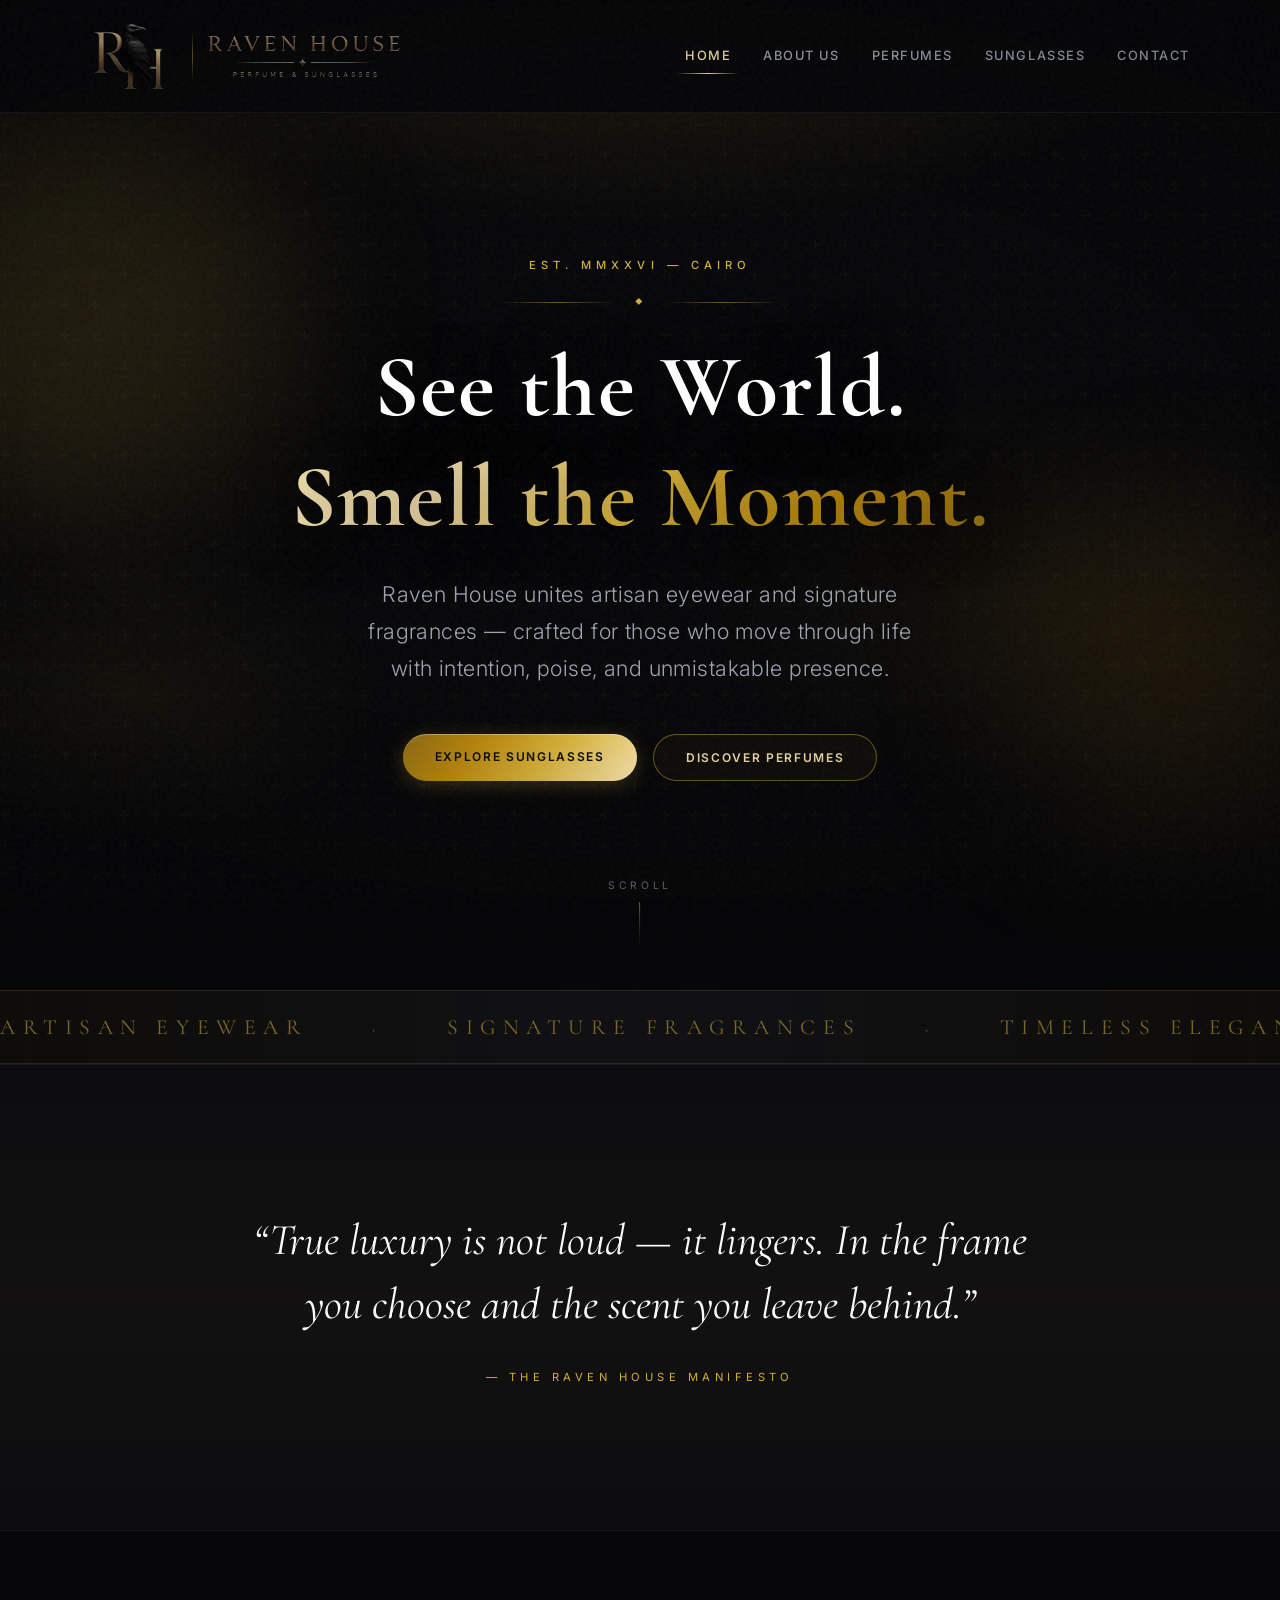
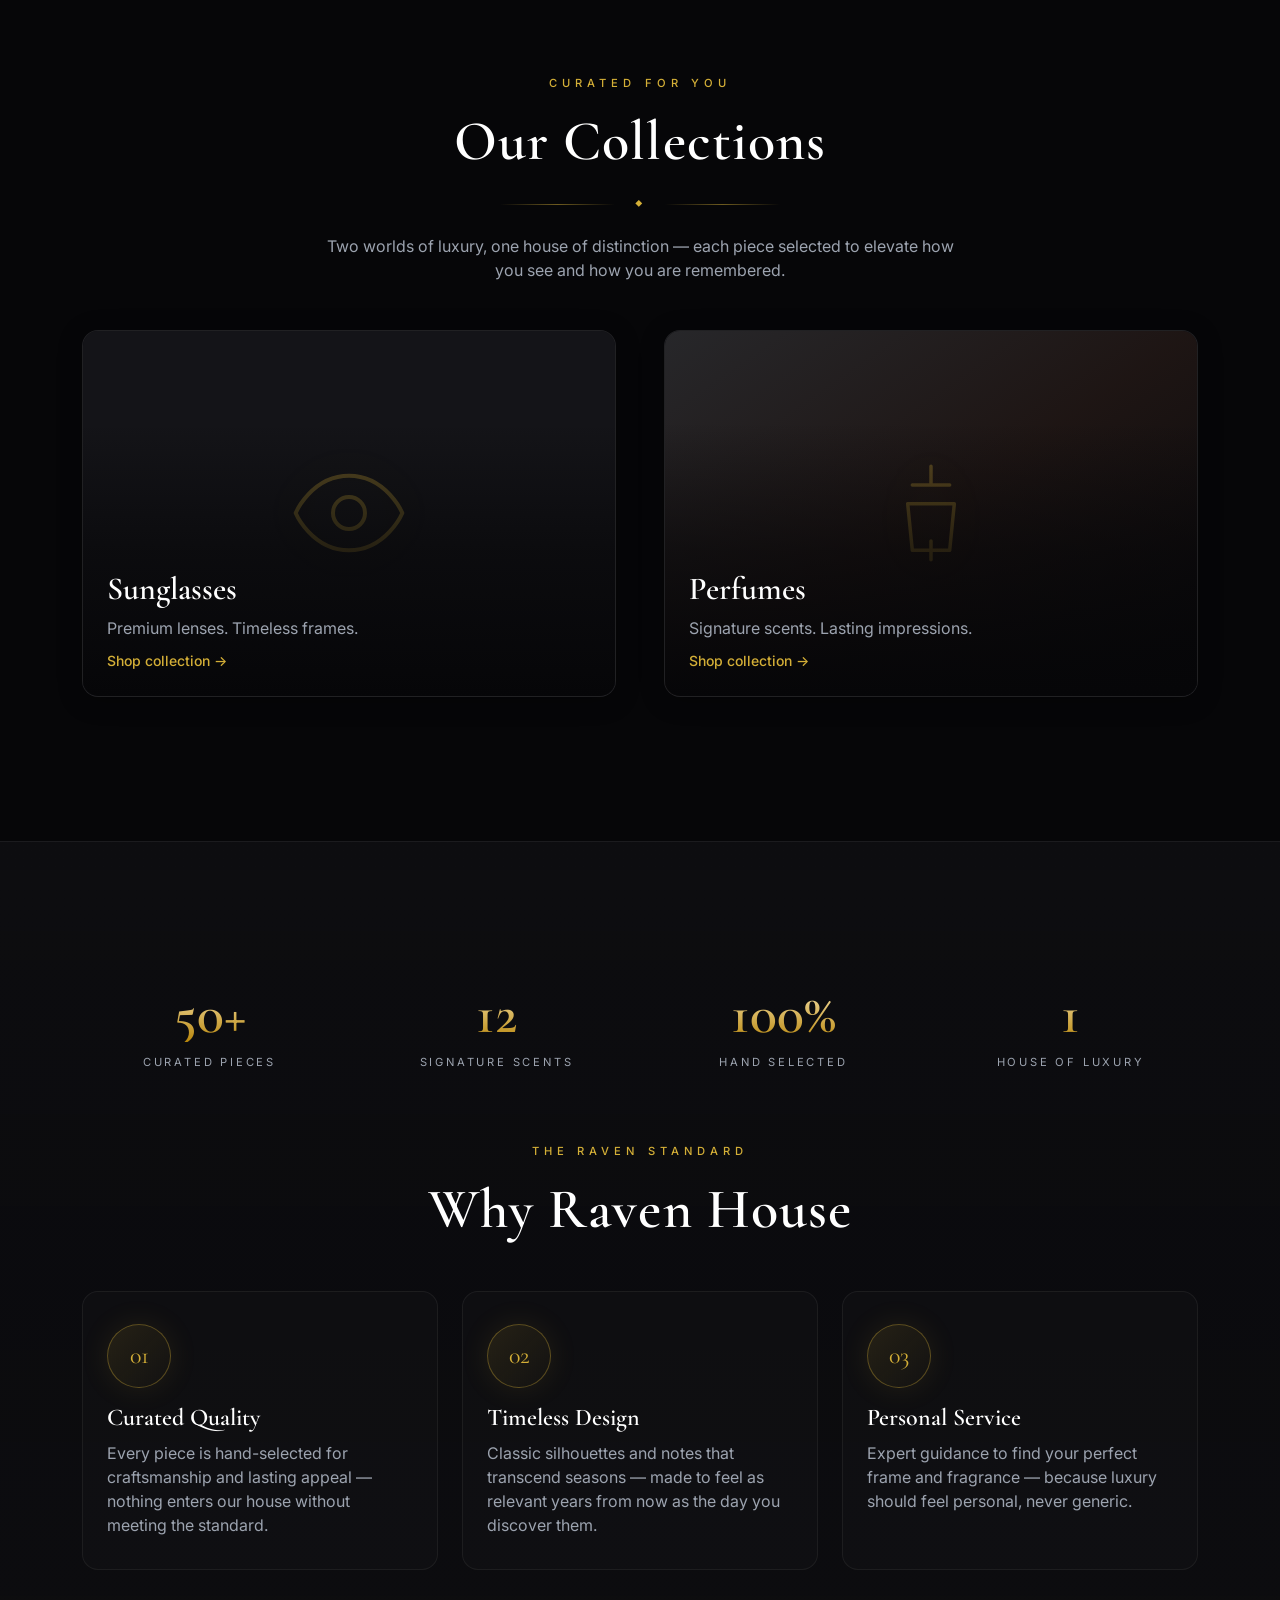
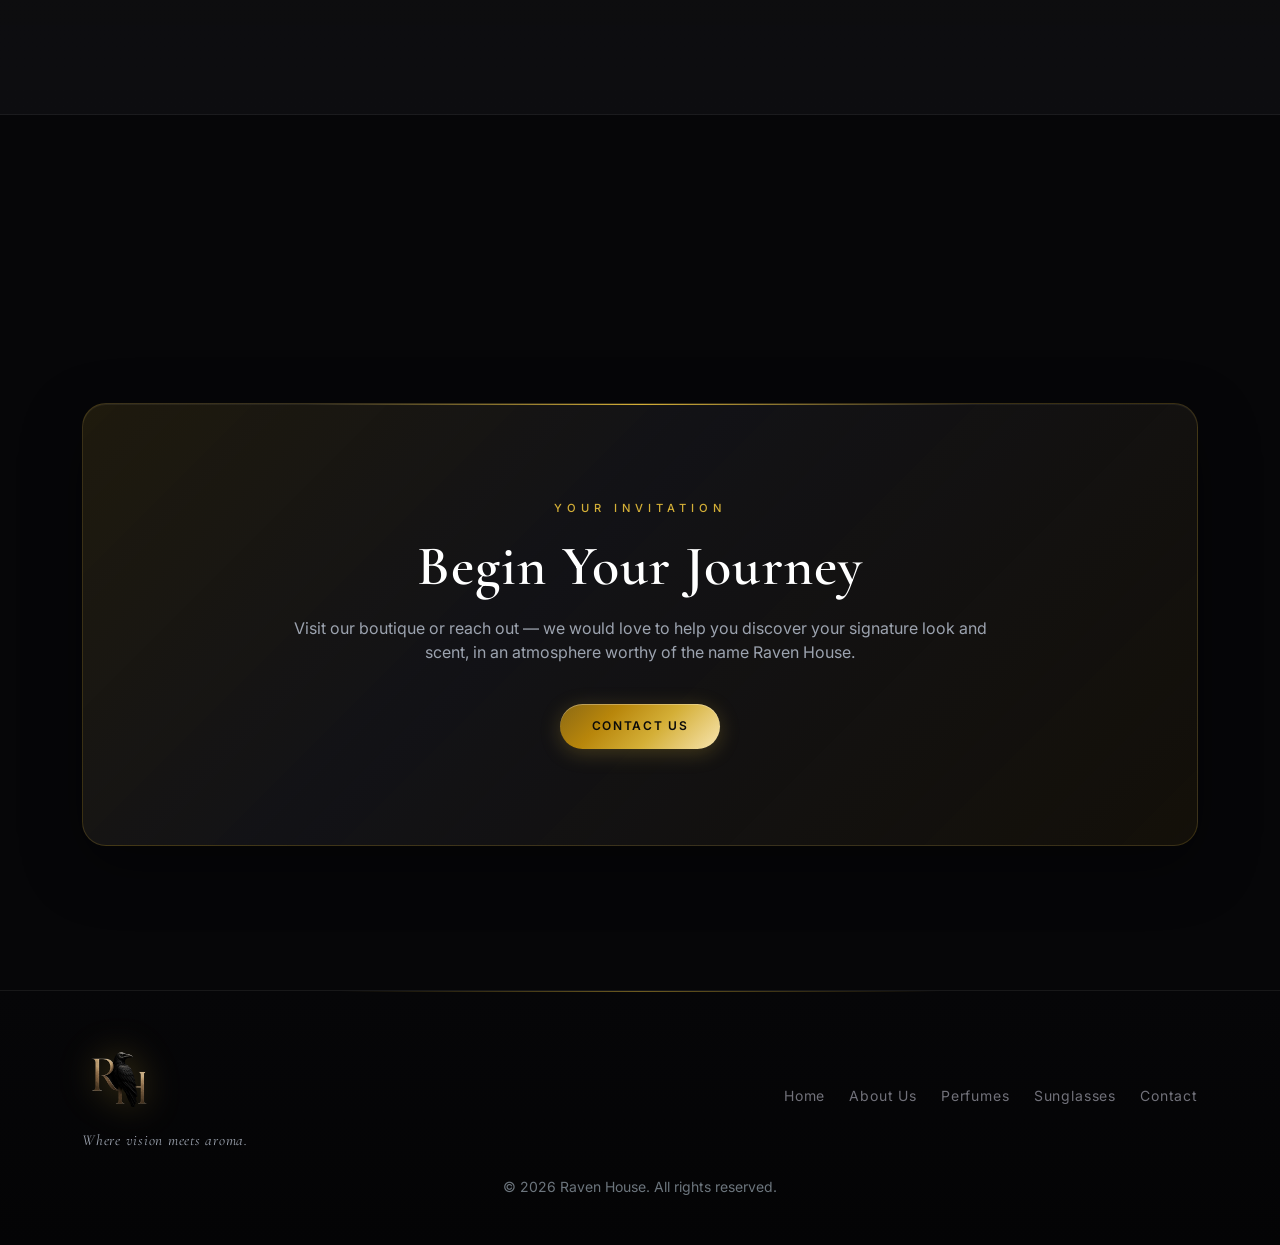
<file: index.html>
<!doctype html>
<html lang="en">
  <head>
    <meta charset="UTF-8" />
    <meta name="viewport" content="width=device-width, initial-scale=1.0" />
    <title>Raven House — Luxury Sunglasses & Perfumes</title>
    <meta
      name="description"
      content="Raven House — curated luxury sunglasses and signature fragrances."
    />
    <link
      href="https://cdn.jsdelivr.net/npm/bootstrap@5.3.3/dist/css/bootstrap.min.css"
      rel="stylesheet"
      integrity="sha384-QWTKZyjpPEjISv5WaRU9OFeRpok6YctnYmDr5pNlyT2bRjXh0JMhjY6hW+ALEwIH"
      crossorigin="anonymous"
    />
    <link rel="preconnect" href="https://fonts.googleapis.com" />
    <link rel="preconnect" href="https://fonts.gstatic.com" crossorigin />
    <link
      href="https://fonts.googleapis.com/css2?family=Cormorant+Garamond:ital,wght@0,400;0,500;0,600;0,700;1,400;1,500&family=Inter:wght@300;400;500;600&display=swap"
      rel="stylesheet"
    />
    <link rel="stylesheet" href="css/style.css" />
  </head>
  <body class="bg-raven page-home">
    <nav
      id="site-header"
      class="navbar navbar-expand-lg navbar-dark fixed-top navbar-raven bg-raven py-3"
    >
      <div class="container">
        <a
          class="navbar-brand site-brand-lockup me-0"
          href="index.html"
        >
          <img
            src="images/logo.png"
            alt=""
            class="site-logo site-logo--emblem"
            width="96"
            height="96"
            aria-hidden="true"
          />
          <span class="site-brand-divider" aria-hidden="true"></span>
          <img
            src="images/logo-details.png"
            alt="Raven House — Perfume &amp; Sunglasses"
            class="site-logo site-logo--details"
            width="196"
            height="88"
          />
        </a>
        <button
          class="navbar-toggler navbar-toggler-raven"
          type="button"
          data-bs-toggle="offcanvas"
          data-bs-target="#mobileMenu"
          aria-controls="mobileMenu"
          aria-label="Toggle navigation"
        >
          <span class="navbar-toggler-icon"></span>
        </button>
        <div
          class="collapse navbar-collapse justify-content-end"
          id="navbarMain"
        >
          <ul class="navbar-nav gap-lg-3" aria-label="Main navigation">
            <li class="nav-item">
              <a class="nav-link site-nav-link active" href="index.html"
                >Home</a
              >
            </li>
            <li class="nav-item">
              <a class="nav-link site-nav-link" href="about.html">About Us</a>
            </li>
            <li class="nav-item">
              <a class="nav-link site-nav-link" href="perfumes.html"
                >Perfumes</a
              >
            </li>
            <li class="nav-item">
              <a class="nav-link site-nav-link" href="sunglasses.html"
                >Sunglasses</a
              >
            </li>
            <li class="nav-item">
              <a class="nav-link site-nav-link" href="contact.html">Contact</a>
            </li>
          </ul>
        </div>
      </div>
    </nav>

    <div
      class="offcanvas offcanvas-end offcanvas-raven text-bg-dark"
      tabindex="-1"
      id="mobileMenu"
      aria-labelledby="mobileMenuLabel"
    >
      <div class="offcanvas-header border-bottom border-raven">
        <a
          href="index.html"
          class="site-brand-lockup site-brand-lockup--compact mb-0"
          id="mobileMenuLabel"
        >
          <img
            src="images/logo.png"
            alt=""
            class="site-logo site-logo--emblem"
            width="48"
            height="48"
            aria-hidden="true"
          />
          <span class="site-brand-divider" aria-hidden="true"></span>
          <img
            src="images/logo-details.png"
            alt="Raven House"
            class="site-logo site-logo--details"
            width="140"
            height="64"
          />
        </a>
        <button
          type="button"
          class="btn-close btn-close-white"
          data-bs-dismiss="offcanvas"
          aria-label="Close"
        ></button>
      </div>
      <div
        class="offcanvas-body d-flex align-items-center justify-content-center"
      >
        <ul
          class="nav flex-column text-center gap-3 w-100"
          aria-label="Mobile navigation"
        >
          <li class="nav-item">
            <a class="nav-link active" href="index.html">Home</a>
          </li>
          <li class="nav-item">
            <a class="nav-link" href="about.html">About Us</a>
          </li>
          <li class="nav-item">
            <a class="nav-link" href="perfumes.html">Perfumes</a>
          </li>
          <li class="nav-item">
            <a class="nav-link" href="sunglasses.html">Sunglasses</a>
          </li>
          <li class="nav-item">
            <a class="nav-link" href="contact.html">Contact</a>
          </li>
        </ul>
      </div>
    </div>

    <main>
      <section
        class="hero-glow hero-cinema position-relative d-flex align-items-center overflow-hidden pt-5"
      >
        <div class="hero-orb hero-orb-1" aria-hidden="true"></div>
        <div class="hero-orb hero-orb-2" aria-hidden="true"></div>
        <div
          class="position-absolute top-0 start-0 w-100 h-100 hero-pattern"
        ></div>
        <div class="container position-relative z-1 text-center py-5">
          <p class="section-eyebrow mb-4 reveal">Est. MMXXVI — Cairo</p>
          <div class="luxury-divider reveal" aria-hidden="true">
            <span>◆</span>
          </div>
          <h1
            class="font-display hero-title fw-bold text-white lh-sm mt-2 reveal reveal-delay-1"
          >
            See the World.<br />
            <span class="logo-gold">Smell the Moment.</span>
          </h1>
          <p
            class="hero-lead mx-auto mt-4 text-muted-raven reveal reveal-delay-2"
          >
            Raven House unites artisan eyewear and signature fragrances —
            crafted for those who move through life with intention, poise, and
            unmistakable presence.
          </p>
          <div
            class="d-flex flex-wrap justify-content-center gap-3 mt-5 reveal reveal-delay-3"
          >
            <a
              href="sunglasses.html"
              class="btn btn-gold rounded-pill"
              >Explore Sunglasses</a
            >
            <a
              href="perfumes.html"
              class="btn btn-outline-gold rounded-pill"
              >Discover Perfumes</a
            >
          </div>
        </div>
        <div
          class="scroll-cue d-none d-md-flex"
          aria-hidden="true"
        >
          <span>Scroll</span>
          <div class="scroll-cue-line"></div>
        </div>
        <div
          class="position-absolute bottom-0 start-0 w-100 hero-fade-bottom"
        ></div>
      </section>

      <div class="marquee-luxury" aria-hidden="true">
        <div class="marquee-track">
          <span>Artisan Eyewear</span>
          <span>Signature Fragrances</span>
          <span>Timeless Elegance</span>
          <span>Curated Luxury</span>
          <span>Artisan Eyewear</span>
          <span>Signature Fragrances</span>
          <span>Timeless Elegance</span>
          <span>Curated Luxury</span>
        </div>
      </div>

      <section class="quote-luxury">
        <div class="container px-4 text-center reveal">
          <blockquote>
            “True luxury is not loud — it lingers. In the frame you choose and
            the scent you leave behind.”
          </blockquote>
          <cite>— The Raven House Manifesto</cite>
        </div>
      </section>

      <section class="section-luxury">
        <div class="container">
          <div class="text-center mb-5 reveal">
            <p class="section-eyebrow mb-3">Curated For You</p>
            <h2 class="font-display section-title fw-semibold text-white">
              Our Collections
            </h2>
            <div class="luxury-divider" aria-hidden="true">
              <span>◆</span>
            </div>
            <p class="text-muted-raven mt-3 col-lg-7 mx-auto">
              Two worlds of luxury, one house of distinction — each piece
              selected to elevate how you see and how you are remembered.
            </p>
          </div>
          <div class="row g-4 g-lg-5">
            <div class="col-md-6 reveal">
              <a
                href="sunglasses.html"
                class="collection-card rounded-4 d-block text-decoration-none position-relative"
              >
                <div
                  class="card-visual bg-raven-surface d-flex align-items-center justify-content-center"
                >
                  <svg
                    class="collection-icon"
                    width="128"
                    height="128"
                    fill="none"
                    stroke="currentColor"
                    viewBox="0 0 24 24"
                  >
                    <path
                      stroke-linecap="round"
                      stroke-linejoin="round"
                      stroke-width="0.75"
                      d="M2 12s3-7 10-7 10 7 10 7-3 7-10 7-10-7-10-7z"
                    />
                    <circle cx="12" cy="12" r="3" stroke-width="0.75" />
                  </svg>
                </div>
                <div
                  class="position-absolute top-0 start-0 w-100 h-100 card-overlay"
                ></div>
                <div class="position-absolute bottom-0 start-0 w-100 p-4">
                  <h3 class="font-display h2 fw-semibold text-white">
                    Sunglasses
                  </h3>
                  <p class="text-muted-raven mb-2">
                    Premium lenses. Timeless frames.
                  </p>
                  <span class="text-gold small fw-medium"
                    >Shop collection →</span
                  >
                </div>
              </a>
            </div>
            <div class="col-md-6 reveal reveal-delay-1">
              <a
                href="perfumes.html"
                class="collection-card rounded-4 d-block text-decoration-none position-relative"
              >
                <div
                  class="card-visual bg-raven-surface d-flex align-items-center justify-content-center"
                  style="
                    background: linear-gradient(
                      to bottom right,
                      #27272a,
                      rgba(69, 26, 3, 0.2),
                      #09090b
                    );
                  "
                >
                  <svg
                    class="collection-icon"
                    width="112"
                    height="112"
                    fill="none"
                    stroke="currentColor"
                    viewBox="0 0 24 24"
                  >
                    <path
                      stroke-linecap="round"
                      stroke-linejoin="round"
                      stroke-width="0.75"
                      d="M12 2v4m0 12v4M8 6h8M7 10h10l-1 10H8L7 10z"
                    />
                  </svg>
                </div>
                <div
                  class="position-absolute top-0 start-0 w-100 h-100 card-overlay"
                ></div>
                <div class="position-absolute bottom-0 start-0 w-100 p-4">
                  <h3 class="font-display h2 fw-semibold text-white">
                    Perfumes
                  </h3>
                  <p class="text-muted-raven mb-2">
                    Signature scents. Lasting impressions.
                  </p>
                  <span class="text-gold small fw-medium"
                    >Shop collection →</span
                  >
                </div>
              </a>
            </div>
          </div>
        </div>
      </section>

      <section class="section-muted section-luxury">
        <div class="container">
          <div class="stats-luxury mb-5 pb-4 reveal">
            <div class="stat-item">
              <div class="stat-number">50+</div>
              <div class="stat-label">Curated Pieces</div>
            </div>
            <div class="stat-item">
              <div class="stat-number">12</div>
              <div class="stat-label">Signature Scents</div>
            </div>
            <div class="stat-item">
              <div class="stat-number">100%</div>
              <div class="stat-label">Hand Selected</div>
            </div>
            <div class="stat-item">
              <div class="stat-number">1</div>
              <div class="stat-label">House of Luxury</div>
            </div>
          </div>
          <div class="text-center mb-5 reveal">
            <p class="section-eyebrow mb-3">The Raven Standard</p>
            <h2 class="font-display section-title fw-semibold text-white">
              Why Raven House
            </h2>
          </div>
          <div class="row g-4">
            <div class="col-lg-4 reveal">
              <div class="feature-luxury text-center text-lg-start">
                <div
                  class="feature-badge rounded-circle d-inline-flex align-items-center justify-content-center mb-3 mx-auto mx-lg-0"
                >
                  <span class="font-display fs-4 text-gold">01</span>
                </div>
                <h3 class="font-display h4 fw-semibold text-white">
                  Curated Quality
                </h3>
                <p class="text-muted-raven mt-2 mb-0">
                  Every piece is hand-selected for craftsmanship and lasting
                  appeal — nothing enters our house without meeting the standard.
                </p>
              </div>
            </div>
            <div class="col-lg-4 reveal reveal-delay-1">
              <div class="feature-luxury text-center text-lg-start">
                <div
                  class="feature-badge rounded-circle d-inline-flex align-items-center justify-content-center mb-3 mx-auto mx-lg-0"
                >
                  <span class="font-display fs-4 text-gold">02</span>
                </div>
                <h3 class="font-display h4 fw-semibold text-white">
                  Timeless Design
                </h3>
                <p class="text-muted-raven mt-2 mb-0">
                  Classic silhouettes and notes that transcend seasons — made to
                  feel as relevant years from now as the day you discover them.
                </p>
              </div>
            </div>
            <div class="col-lg-4 reveal reveal-delay-2">
              <div class="feature-luxury text-center text-lg-start">
                <div
                  class="feature-badge rounded-circle d-inline-flex align-items-center justify-content-center mb-3 mx-auto mx-lg-0"
                >
                  <span class="font-display fs-4 text-gold">03</span>
                </div>
                <h3 class="font-display h4 fw-semibold text-white">
                  Personal Service
                </h3>
                <p class="text-muted-raven mt-2 mb-0">
                  Expert guidance to find your perfect frame and fragrance —
                  because luxury should feel personal, never generic.
                </p>
              </div>
            </div>
          </div>
        </div>
      </section>

      <section class="section-luxury pb-0">
        <div class="container">
          <div class="cta-luxury text-center reveal">
            <p class="section-eyebrow mb-3">Your Invitation</p>
            <h2 class="font-display section-title fw-semibold text-white">
              Begin Your Journey
            </h2>
            <p class="text-muted-raven mt-3 col-lg-8 mx-auto">
              Visit our boutique or reach out — we would love to help you
              discover your signature look and scent, in an atmosphere worthy of
              the name Raven House.
            </p>
            <a
              href="contact.html"
              class="btn btn-gold rounded-pill mt-4"
              >Contact Us</a
            >
          </div>
        </div>
      </section>
    </main>

    <footer class="footer-raven border-top border-raven bg-raven py-5">
      <div class="container">
        <div
          class="d-flex flex-column flex-md-row align-items-center justify-content-between gap-4"
        >
          <div class="text-center text-md-start">
            <a href="index.html" class="d-inline-block text-decoration-none">
              <img
                src="images/logo.png"
                alt="Raven House"
                class="site-logo site-logo--footer"
                width="76"
                height="76"
              />
            </a>
            <p class="footer-tagline mt-2 mb-0">
              Where vision meets aroma.
            </p>
          </div>
          <nav
            class="d-flex flex-wrap justify-content-center gap-3 gap-md-4 small"
          >
            <a href="index.html">Home</a>
            <a href="about.html">About Us</a>
            <a href="perfumes.html">Perfumes</a>
            <a href="sunglasses.html">Sunglasses</a>
            <a href="contact.html">Contact</a>
          </nav>
        </div>
        <p class="text-center text-secondary small mt-4 mb-0">
          &copy; 2026 Raven House. All rights reserved.
        </p>
      </div>
    </footer>

    <script
      src="https://cdn.jsdelivr.net/npm/bootstrap@5.3.3/dist/js/bootstrap.bundle.min.js"
      integrity="sha384-YvpcrYf0tY3lHB60NNkmXc5s9fDVZLESaAA55NDzOxhy9GkcIdslK1eN7N6jIeHz"
      crossorigin="anonymous"
    ></script>
    <script src="js/main.js"></script>
  </body>
</html>
</file>
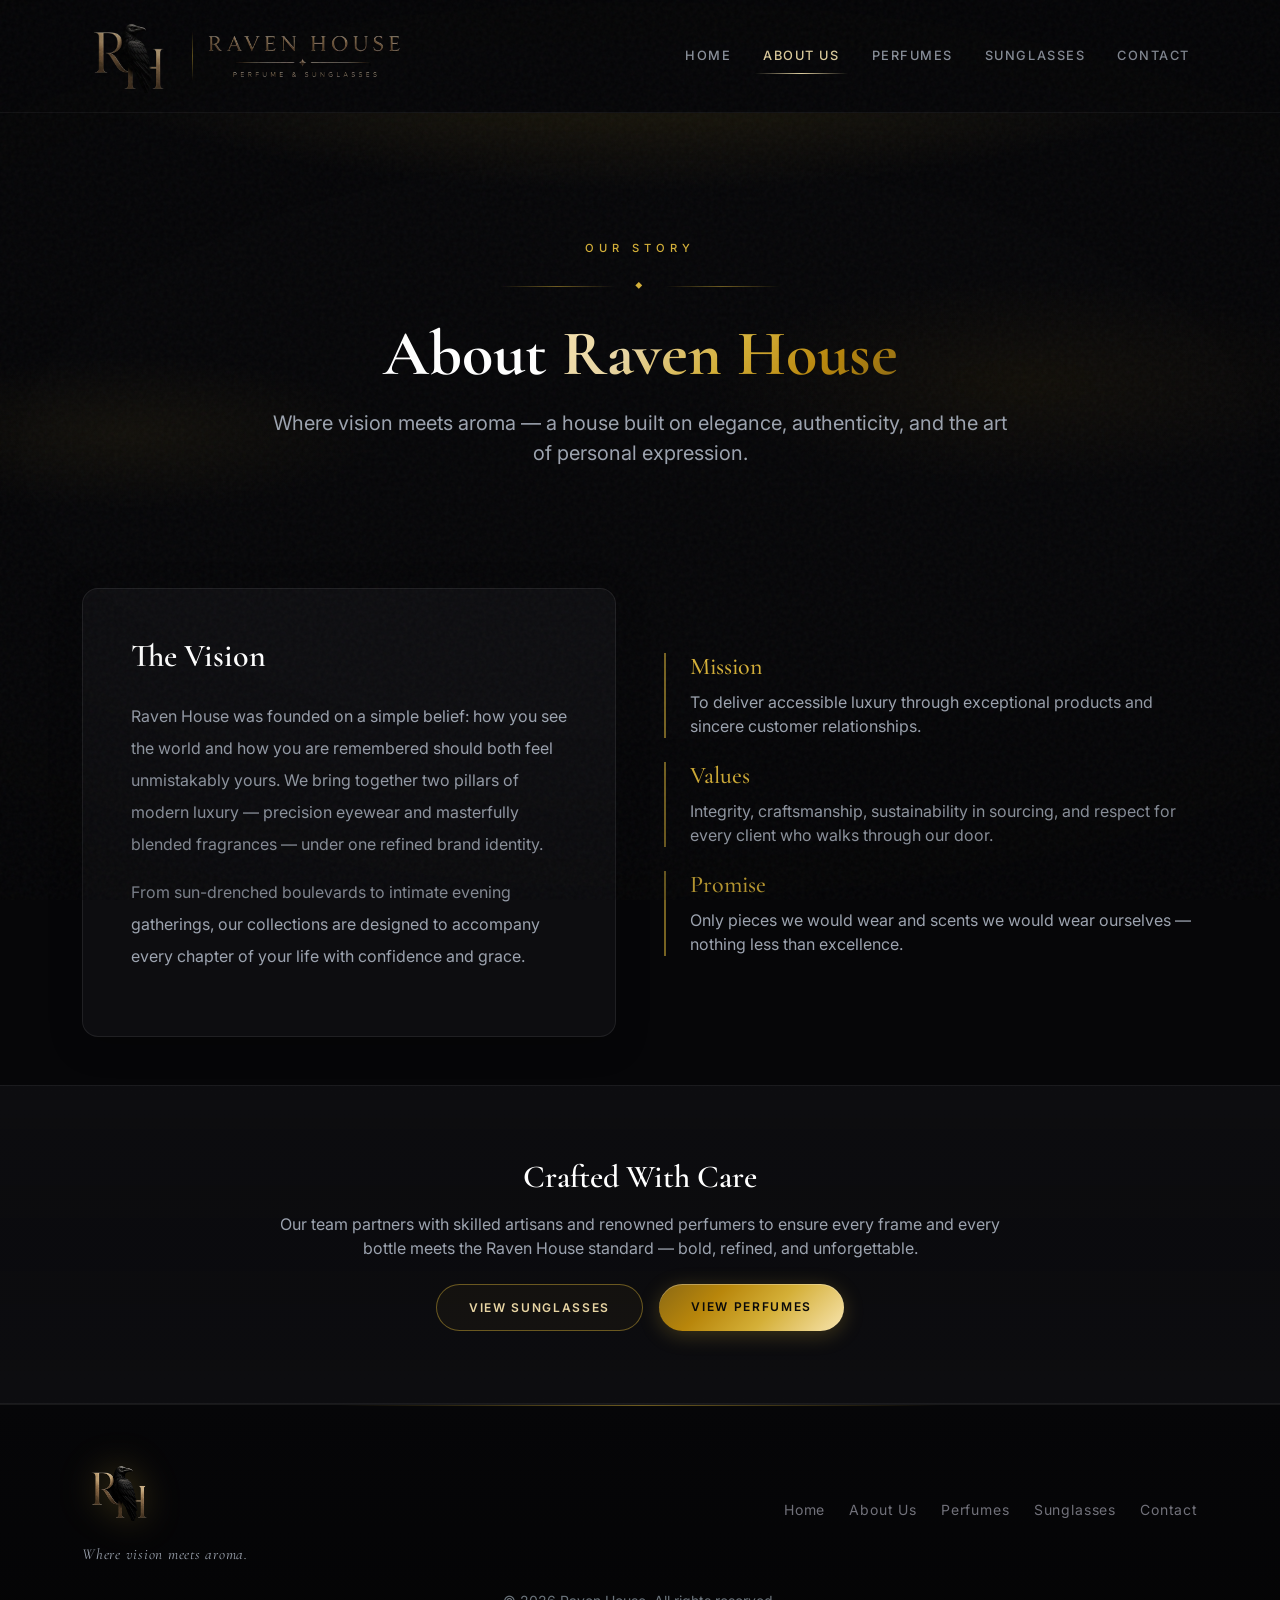
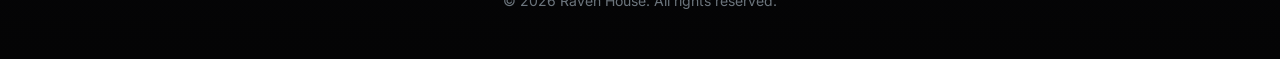
<file: about.html>
<!DOCTYPE html>
<html lang="en">
<head>
    <meta charset="UTF-8">
    <meta name="viewport" content="width=device-width, initial-scale=1.0">
    <title>About Us — Raven House</title>
    <link href="https://cdn.jsdelivr.net/npm/bootstrap@5.3.3/dist/css/bootstrap.min.css" rel="stylesheet" integrity="sha384-QWTKZyjpPEjISv5WaRU9OFeRpok6YctnYmDr5pNlyT2bRjXh0JMhjY6hW+ALEwIH" crossorigin="anonymous">
    <link rel="preconnect" href="https://fonts.googleapis.com">
    <link rel="preconnect" href="https://fonts.gstatic.com" crossorigin>
    <link href="https://fonts.googleapis.com/css2?family=Cormorant+Garamond:ital,wght@0,400;0,500;0,600;0,700;1,400;1,500&family=Inter:wght@300;400;500;600&display=swap" rel="stylesheet">
    <link rel="stylesheet" href="css/style.css">
</head>
<body class="bg-raven">

    <nav id="site-header" class="navbar navbar-expand-lg navbar-dark fixed-top navbar-raven bg-raven py-3">
        <div class="container">
            <a class="navbar-brand site-brand-lockup me-0" href="index.html">
                <img src="images/logo.png" alt="" class="site-logo site-logo--emblem" width="96" height="96" aria-hidden="true">
                <span class="site-brand-divider" aria-hidden="true"></span>
                <img src="images/logo-details.png" alt="Raven House — Perfume &amp; Sunglasses" class="site-logo site-logo--details" width="196" height="88">
            </a>
            <button class="navbar-toggler navbar-toggler-raven" type="button" data-bs-toggle="offcanvas" data-bs-target="#mobileMenu" aria-label="Toggle navigation"><span class="navbar-toggler-icon"></span></button>
            <div class="collapse navbar-collapse justify-content-end">
                <ul class="navbar-nav gap-lg-3">
                    <li class="nav-item"><a class="nav-link site-nav-link" href="index.html">Home</a></li>
                    <li class="nav-item"><a class="nav-link site-nav-link active" href="about.html">About Us</a></li>
                    <li class="nav-item"><a class="nav-link site-nav-link" href="perfumes.html">Perfumes</a></li>
                    <li class="nav-item"><a class="nav-link site-nav-link" href="sunglasses.html">Sunglasses</a></li>
                    <li class="nav-item"><a class="nav-link site-nav-link" href="contact.html">Contact</a></li>
                </ul>
            </div>
        </div>
    </nav>

    <div class="offcanvas offcanvas-end offcanvas-raven text-bg-dark" tabindex="-1" id="mobileMenu">
        <div class="offcanvas-header border-bottom border-raven">
            <a href="index.html" class="site-brand-lockup site-brand-lockup--compact mb-0">
                <img src="images/logo.png" alt="" class="site-logo site-logo--emblem" width="48" height="48" aria-hidden="true">
                <span class="site-brand-divider" aria-hidden="true"></span>
                <img src="images/logo-details.png" alt="Raven House" class="site-logo site-logo--details" width="140" height="64">
            </a>
            <button type="button" class="btn-close btn-close-white" data-bs-dismiss="offcanvas" aria-label="Close"></button>
        </div>
        <div class="offcanvas-body d-flex align-items-center justify-content-center">
            <ul class="nav flex-column text-center gap-3 w-100">
                <li class="nav-item"><a class="nav-link" href="index.html">Home</a></li>
                <li class="nav-item"><a class="nav-link active" href="about.html">About Us</a></li>
                <li class="nav-item"><a class="nav-link" href="perfumes.html">Perfumes</a></li>
                <li class="nav-item"><a class="nav-link" href="sunglasses.html">Sunglasses</a></li>
                <li class="nav-item"><a class="nav-link" href="contact.html">Contact</a></li>
            </ul>
        </div>
    </div>

    <main class="pt-5">
        <section class="hero-glow page-hero py-5 mt-4">
            <div class="container text-center py-4 reveal">
                <p class="section-eyebrow">Our Story</p>
                <div class="luxury-divider" aria-hidden="true"><span>◆</span></div>
                <h1 class="font-display display-4 fw-bold text-white mt-3">About <span class="logo-gold">Raven House</span></h1>
                <p class="col-lg-8 mx-auto fs-5 text-muted-raven mt-3">Where vision meets aroma — a house built on elegance, authenticity, and the art of personal expression.</p>
            </div>
        </section>

        <section class="pb-5">
            <div class="container">
                <div class="row g-5 align-items-center">
                    <div class="col-lg-6 reveal">
                        <div class="card-raven rounded-4 p-4 p-lg-5">
                            <h2 class="font-display h2 fw-semibold text-white">The Vision</h2>
                            <p class="text-muted-raven mt-4 lh-lg">Raven House was founded on a simple belief: how you see the world and how you are remembered should both feel unmistakably yours. We bring together two pillars of modern luxury — precision eyewear and masterfully blended fragrances — under one refined brand identity.</p>
                            <p class="text-muted-raven mt-3 lh-lg">From sun-drenched boulevards to intimate evening gatherings, our collections are designed to accompany every chapter of your life with confidence and grace.</p>
                        </div>
                    </div>
                    <div class="col-lg-6 reveal reveal-delay-1">
                        <div class="border-accent-gold ps-4 mb-4">
                            <h3 class="font-display h4 text-gold">Mission</h3>
                            <p class="text-muted-raven mt-2">To deliver accessible luxury through exceptional products and sincere customer relationships.</p>
                        </div>
                        <div class="border-accent-gold ps-4 mb-4">
                            <h3 class="font-display h4 text-gold">Values</h3>
                            <p class="text-muted-raven mt-2">Integrity, craftsmanship, sustainability in sourcing, and respect for every client who walks through our door.</p>
                        </div>
                        <div class="border-accent-gold ps-4">
                            <h3 class="font-display h4 text-gold">Promise</h3>
                            <p class="text-muted-raven mt-2">Only pieces we would wear and scents we would wear ourselves — nothing less than excellence.</p>
                        </div>
                    </div>
                </div>
            </div>
        </section>

        <section class="section-muted py-5">
            <div class="container text-center py-4">
                <h2 class="font-display h2 fw-semibold text-white">Crafted With Care</h2>
                <p class="col-lg-8 mx-auto text-muted-raven mt-3">Our team partners with skilled artisans and renowned perfumers to ensure every frame and every bottle meets the Raven House standard — bold, refined, and unforgettable.</p>
                <div class="d-flex flex-wrap justify-content-center gap-3 mt-4">
                    <a href="sunglasses.html" class="btn btn-outline-gold rounded-pill px-4 py-2">View Sunglasses</a>
                    <a href="perfumes.html" class="btn btn-gold rounded-pill px-4 py-2">View Perfumes</a>
                </div>
            </div>
        </section>
    </main>

    <footer class="footer-raven border-top border-raven bg-raven py-5">
        <div class="container">
            <div class="d-flex flex-column flex-md-row align-items-center justify-content-between gap-4">
                <div class="text-center text-md-start">
                    <a href="index.html" class="d-inline-block text-decoration-none">
                        <img src="images/logo.png" alt="Raven House" class="site-logo site-logo--footer" width="76" height="76">
                    </a>
                    <p class="footer-tagline mt-2 mb-0">Where vision meets aroma.</p>
                </div>
                <nav class="d-flex flex-wrap justify-content-center gap-3 gap-md-4 small">
                    <a href="index.html">Home</a>
                    <a href="about.html">About Us</a>
                    <a href="perfumes.html">Perfumes</a>
                    <a href="sunglasses.html">Sunglasses</a>
                    <a href="contact.html">Contact</a>
                </nav>
            </div>
            <p class="text-center text-secondary small mt-4 mb-0">&copy; 2026 Raven House. All rights reserved.</p>
        </div>
    </footer>

    <script src="https://cdn.jsdelivr.net/npm/bootstrap@5.3.3/dist/js/bootstrap.bundle.min.js" integrity="sha384-YvpcrYf0tY3lHB60NNkmXc5s9fDVZLESaAA55NDzOxhy9GkcIdslK1eN7N6jIeHz" crossorigin="anonymous"></script>
    <script src="js/main.js"></script>
</body>
</html>
</file>
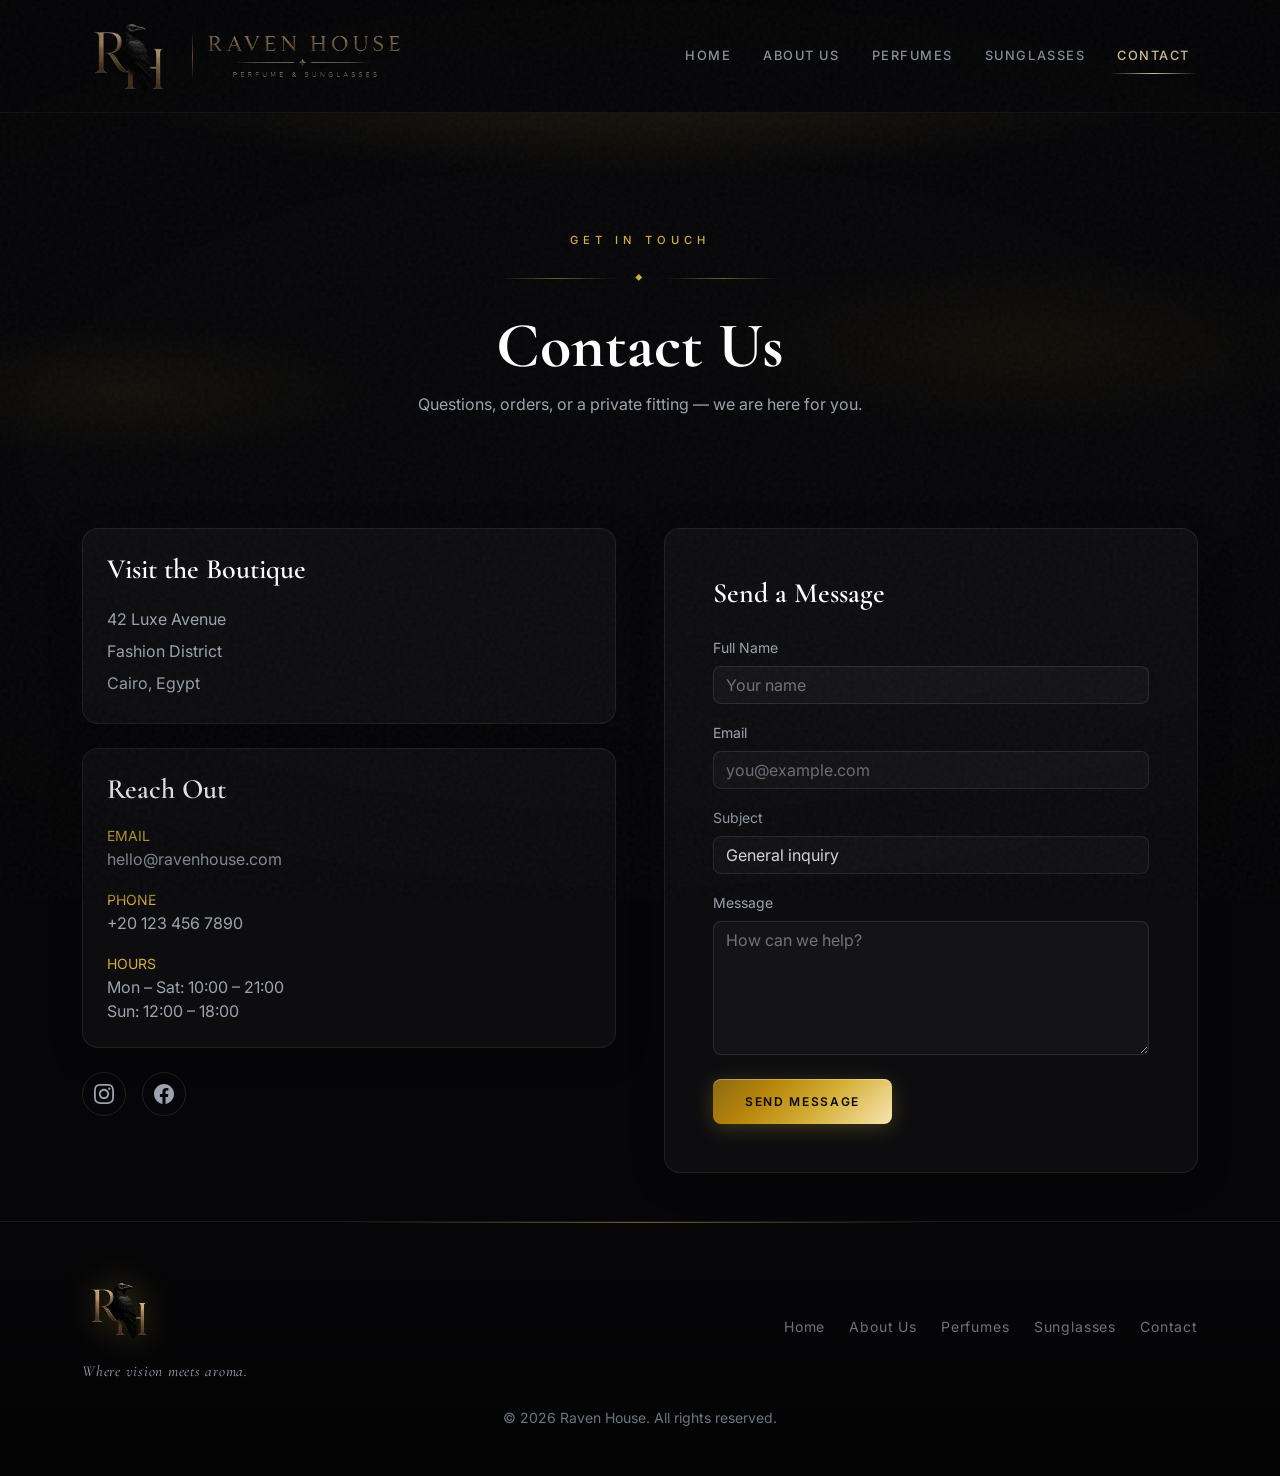
<file: contact.html>
<!DOCTYPE html>
<html lang="en">
<head>
    <meta charset="UTF-8">
    <meta name="viewport" content="width=device-width, initial-scale=1.0">
    <title>Contact — Raven House</title>
    <link href="https://cdn.jsdelivr.net/npm/bootstrap@5.3.3/dist/css/bootstrap.min.css" rel="stylesheet" integrity="sha384-QWTKZyjpPEjISv5WaRU9OFeRpok6YctnYmDr5pNlyT2bRjXh0JMhjY6hW+ALEwIH" crossorigin="anonymous">
    <link rel="preconnect" href="https://fonts.googleapis.com">
    <link rel="preconnect" href="https://fonts.gstatic.com" crossorigin>
    <link href="https://fonts.googleapis.com/css2?family=Cormorant+Garamond:ital,wght@0,400;0,500;0,600;0,700;1,400;1,500&family=Inter:wght@300;400;500;600&display=swap" rel="stylesheet">
    <link rel="stylesheet" href="css/style.css">
</head>
<body class="bg-raven">

    <nav id="site-header" class="navbar navbar-expand-lg navbar-dark fixed-top navbar-raven bg-raven py-3">
        <div class="container">
            <a class="navbar-brand site-brand-lockup me-0" href="index.html">
                <img src="images/logo.png" alt="" class="site-logo site-logo--emblem" width="96" height="96" aria-hidden="true">
                <span class="site-brand-divider" aria-hidden="true"></span>
                <img src="images/logo-details.png" alt="Raven House — Perfume &amp; Sunglasses" class="site-logo site-logo--details" width="196" height="88">
            </a>
            <button class="navbar-toggler navbar-toggler-raven" type="button" data-bs-toggle="offcanvas" data-bs-target="#mobileMenu" aria-label="Toggle navigation"><span class="navbar-toggler-icon"></span></button>
            <div class="collapse navbar-collapse justify-content-end">
                <ul class="navbar-nav gap-lg-3">
                    <li class="nav-item"><a class="nav-link site-nav-link" href="index.html">Home</a></li>
                    <li class="nav-item"><a class="nav-link site-nav-link" href="about.html">About Us</a></li>
                    <li class="nav-item"><a class="nav-link site-nav-link" href="perfumes.html">Perfumes</a></li>
                    <li class="nav-item"><a class="nav-link site-nav-link" href="sunglasses.html">Sunglasses</a></li>
                    <li class="nav-item"><a class="nav-link site-nav-link active" href="contact.html">Contact</a></li>
                </ul>
            </div>
        </div>
    </nav>

    <div class="offcanvas offcanvas-end offcanvas-raven text-bg-dark" tabindex="-1" id="mobileMenu">
        <div class="offcanvas-header border-bottom border-raven">
            <a href="index.html" class="site-brand-lockup site-brand-lockup--compact mb-0">
                <img src="images/logo.png" alt="" class="site-logo site-logo--emblem" width="48" height="48" aria-hidden="true">
                <span class="site-brand-divider" aria-hidden="true"></span>
                <img src="images/logo-details.png" alt="Raven House" class="site-logo site-logo--details" width="140" height="64">
            </a>
            <button type="button" class="btn-close btn-close-white" data-bs-dismiss="offcanvas" aria-label="Close"></button>
        </div>
        <div class="offcanvas-body d-flex align-items-center justify-content-center">
            <ul class="nav flex-column text-center gap-3 w-100">
                <li class="nav-item"><a class="nav-link" href="index.html">Home</a></li>
                <li class="nav-item"><a class="nav-link" href="about.html">About Us</a></li>
                <li class="nav-item"><a class="nav-link" href="perfumes.html">Perfumes</a></li>
                <li class="nav-item"><a class="nav-link" href="sunglasses.html">Sunglasses</a></li>
                <li class="nav-item"><a class="nav-link active" href="contact.html">Contact</a></li>
            </ul>
        </div>
    </div>

    <main class="pt-5">
        <section class="hero-glow page-hero py-5 mt-4">
            <div class="container text-center py-3 reveal">
                <p class="section-eyebrow">Get in Touch</p>
                <div class="luxury-divider" aria-hidden="true"><span>◆</span></div>
                <h1 class="font-display display-4 fw-bold text-white mt-3">Contact Us</h1>
                <p class="text-muted-raven col-lg-6 mx-auto mt-2">Questions, orders, or a private fitting — we are here for you.</p>
            </div>
        </section>

        <section class="pb-5">
            <div class="container">
                <div class="row g-5">
                    <div class="col-lg-6">
                        <div class="card-raven rounded-4 p-4 mb-4">
                            <h2 class="font-display h3 fw-semibold text-white">Visit the Boutique</h2>
                            <address class="text-muted-raven mt-3 mb-0 lh-lg">
                                42 Luxe Avenue<br>
                                Fashion District<br>
                                Cairo, Egypt
                            </address>
                        </div>
                        <div class="card-raven rounded-4 p-4 mb-4">
                            <h2 class="font-display h3 fw-semibold text-white">Reach Out</h2>
                            <ul class="list-unstyled text-muted-raven mt-3 mb-0">
                                <li class="mb-3">
                                    <span class="text-gold text-uppercase small">Email</span><br>
                                    <a href="mailto:hello@ravenhouse.com" class="text-muted-raven text-decoration-none">hello@ravenhouse.com</a>
                                </li>
                                <li class="mb-3">
                                    <span class="text-gold text-uppercase small">Phone</span><br>
                                    <a href="tel:+201234567890" class="text-muted-raven text-decoration-none">+20 123 456 7890</a>
                                </li>
                                <li>
                                    <span class="text-gold text-uppercase small">Hours</span><br>
                                    Mon – Sat: 10:00 – 21:00<br>
                                    Sun: 12:00 – 18:00
                                </li>
                            </ul>
                        </div>
                        <div class="d-flex gap-3">
                            <a href="#" class="social-btn rounded-circle d-flex align-items-center justify-content-center" aria-label="Instagram">
                                <svg width="20" height="20" fill="currentColor" viewBox="0 0 24 24"><path d="M12 2.163c3.204 0 3.584.012 4.85.07 3.252.148 4.771 1.691 4.919 4.919.058 1.265.069 1.645.069 4.849 0 3.205-.012 3.584-.069 4.849-.149 3.225-1.664 4.771-4.919 4.919-1.266.058-1.644.07-4.85.07-3.204 0-3.584-.012-4.849-.07-3.26-.149-4.771-1.699-4.919-4.92-.058-1.265-.07-1.644-.07-4.849 0-3.204.013-3.583.07-4.849.149-3.227 1.664-4.771 4.919-4.919 1.266-.057 1.645-.069 4.849-.069zm0-2.163c-3.259 0-3.667.014-4.947.072-4.358.2-6.78 2.618-6.98 6.98-.059 1.281-.073 1.689-.073 4.948 0 3.259.014 3.668.072 4.948.2 4.358 2.618 6.78 6.98 6.98 1.281.058 1.689.072 4.948.072 3.259 0 3.668-.014 4.948-.072 4.354-.2 6.782-2.618 6.979-6.98.059-1.28.073-1.689.073-4.948 0-3.259-.014-3.667-.072-4.947-.196-4.354-2.617-6.78-6.979-6.98-1.281-.059-1.69-.073-4.949-.073zm0 5.838c-3.403 0-6.162 2.759-6.162 6.162s2.759 6.163 6.162 6.163 6.162-2.759 6.162-6.163c0-3.403-2.759-6.162-6.162-6.162zm0 10.162c-2.209 0-4-1.79-4-4 0-2.209 1.791-4 4-4s4 1.791 4 4c0 2.21-1.791 4-4 4zm6.406-11.845c-.796 0-1.441.645-1.441 1.44s.645 1.44 1.441 1.44c.795 0 1.439-.645 1.439-1.44s-.644-1.44-1.439-1.44z"/></svg>
                            </a>
                            <a href="#" class="social-btn rounded-circle d-flex align-items-center justify-content-center" aria-label="Facebook">
                                <svg width="20" height="20" fill="currentColor" viewBox="0 0 24 24"><path d="M24 12.073c0-6.627-5.373-12-12-12s-12 5.373-12 12c0 5.99 4.388 10.954 10.125 11.854v-8.385H7.078v-3.47h3.047V9.43c0-3.007 1.792-4.669 4.533-4.669 1.312 0 2.686.235 2.686.235v2.953H15.83c-1.491 0-1.956.925-1.956 1.874v2.25h3.328l-.532 3.47h-2.796v8.385C19.612 23.027 24 18.062 24 12.073z"/></svg>
                            </a>
                        </div>
                    </div>

                    <div class="col-lg-6">
                        <form class="card-raven rounded-4 p-4 p-lg-5" action="#" method="post">
                            <h2 class="font-display h3 fw-semibold text-white">Send a Message</h2>
                            <div class="mt-4">
                                <label for="name" class="form-label text-muted-raven small">Full Name</label>
                                <input type="text" class="form-control input-dark rounded-3" id="name" name="name" required placeholder="Your name">
                            </div>
                            <div class="mt-3">
                                <label for="email" class="form-label text-muted-raven small">Email</label>
                                <input type="email" class="form-control input-dark rounded-3" id="email" name="email" required placeholder="you@example.com">
                            </div>
                            <div class="mt-3">
                                <label for="subject" class="form-label text-muted-raven small">Subject</label>
                                <select class="form-select input-dark rounded-3" id="subject" name="subject">
                                    <option value="general">General inquiry</option>
                                    <option value="perfumes">Perfumes</option>
                                    <option value="sunglasses">Sunglasses</option>
                                    <option value="appointment">Book appointment</option>
                                </select>
                            </div>
                            <div class="mt-3">
                                <label for="message" class="form-label text-muted-raven small">Message</label>
                                <textarea class="form-control input-dark rounded-3" id="message" name="message" rows="5" required placeholder="How can we help?"></textarea>
                            </div>
                            <button type="submit" class="btn btn-gold rounded-3 mt-4 px-5 py-2">Send Message</button>
                        </form>
                    </div>
                </div>
            </div>
        </section>
    </main>

    <footer class="footer-raven border-top border-raven bg-raven py-5">
        <div class="container">
            <div class="d-flex flex-column flex-md-row align-items-center justify-content-between gap-4">
                <div class="text-center text-md-start">
                    <a href="index.html" class="d-inline-block text-decoration-none">
                        <img src="images/logo.png" alt="Raven House" class="site-logo site-logo--footer" width="76" height="76">
                    </a>
                    <p class="footer-tagline mt-2 mb-0">Where vision meets aroma.</p>
                </div>
                <nav class="d-flex flex-wrap justify-content-center gap-3 gap-md-4 small">
                    <a href="index.html">Home</a>
                    <a href="about.html">About Us</a>
                    <a href="perfumes.html">Perfumes</a>
                    <a href="sunglasses.html">Sunglasses</a>
                    <a href="contact.html">Contact</a>
                </nav>
            </div>
            <p class="text-center text-secondary small mt-4 mb-0">&copy; 2026 Raven House. All rights reserved.</p>
        </div>
    </footer>

    <script src="https://cdn.jsdelivr.net/npm/bootstrap@5.3.3/dist/js/bootstrap.bundle.min.js" integrity="sha384-YvpcrYf0tY3lHB60NNkmXc5s9fDVZLESaAA55NDzOxhy9GkcIdslK1eN7N6jIeHz" crossorigin="anonymous"></script>
    <script src="js/main.js"></script>
</body>
</html>
</file>
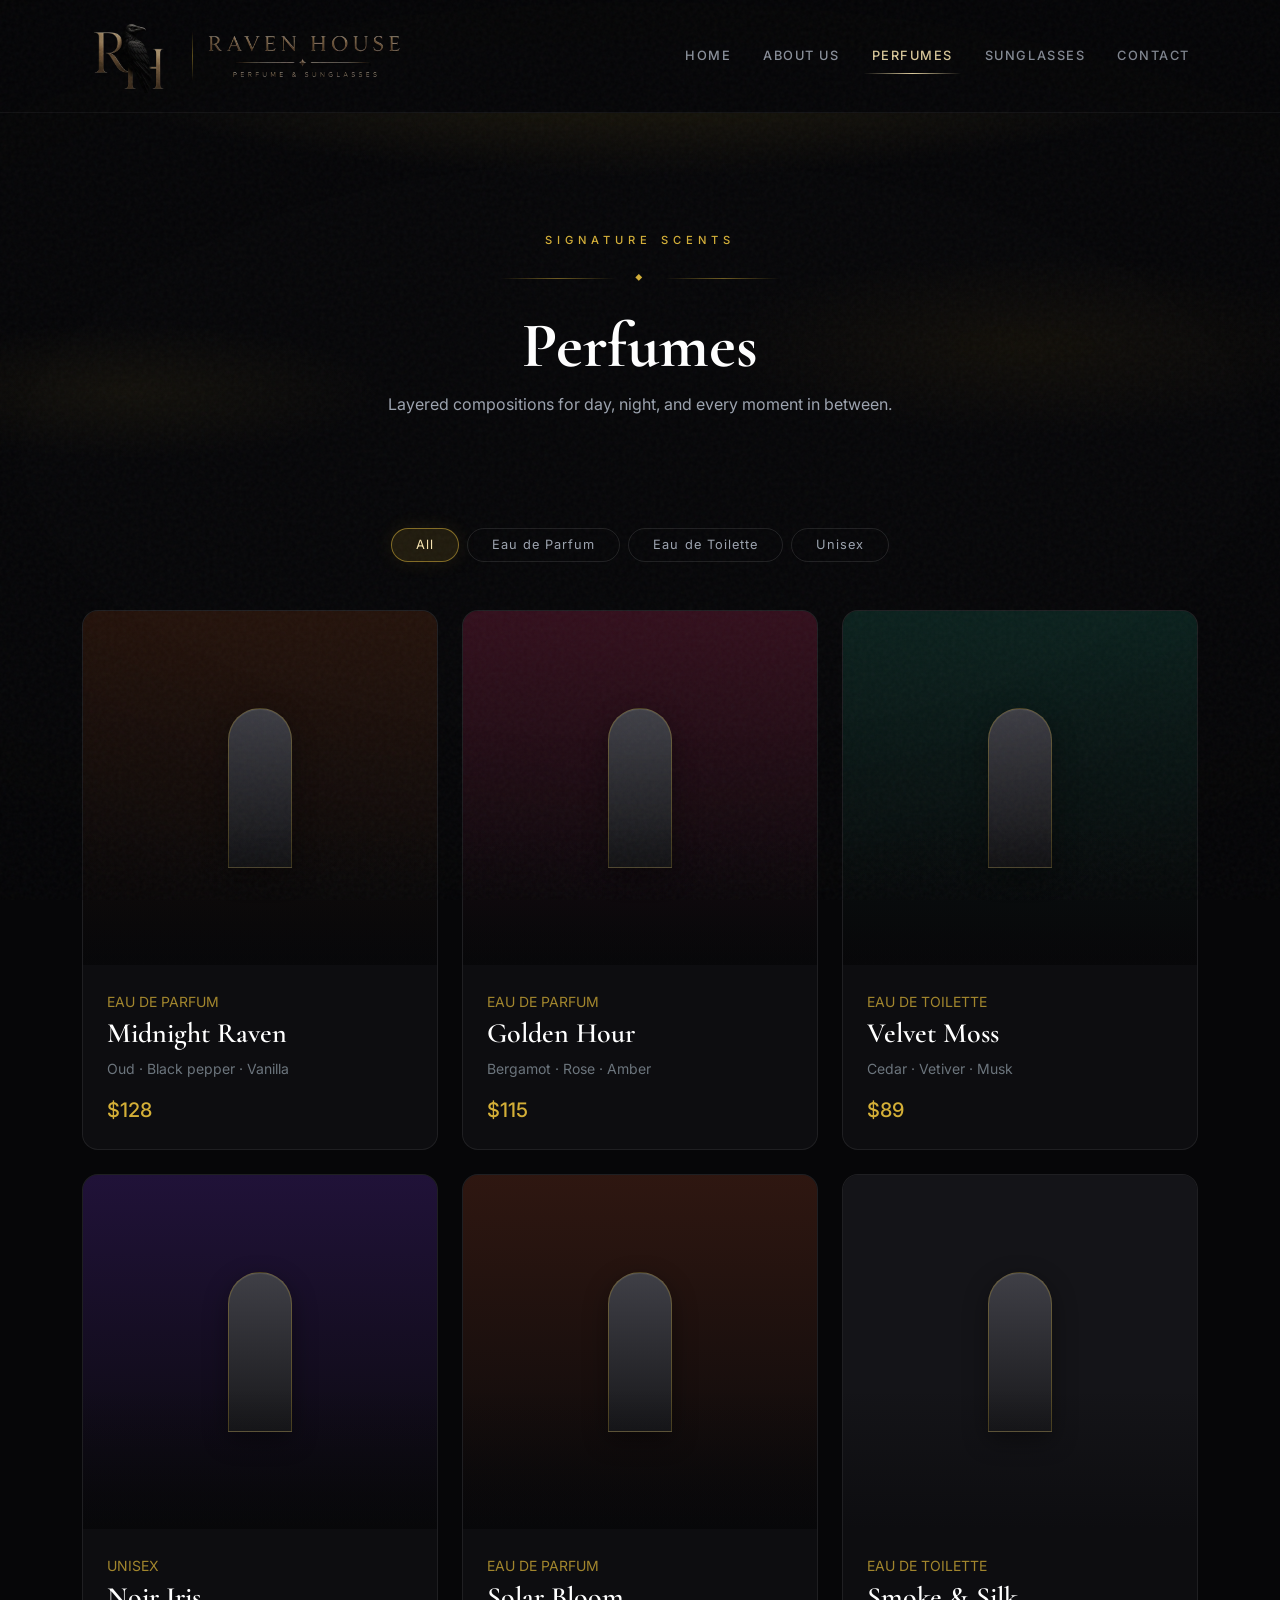
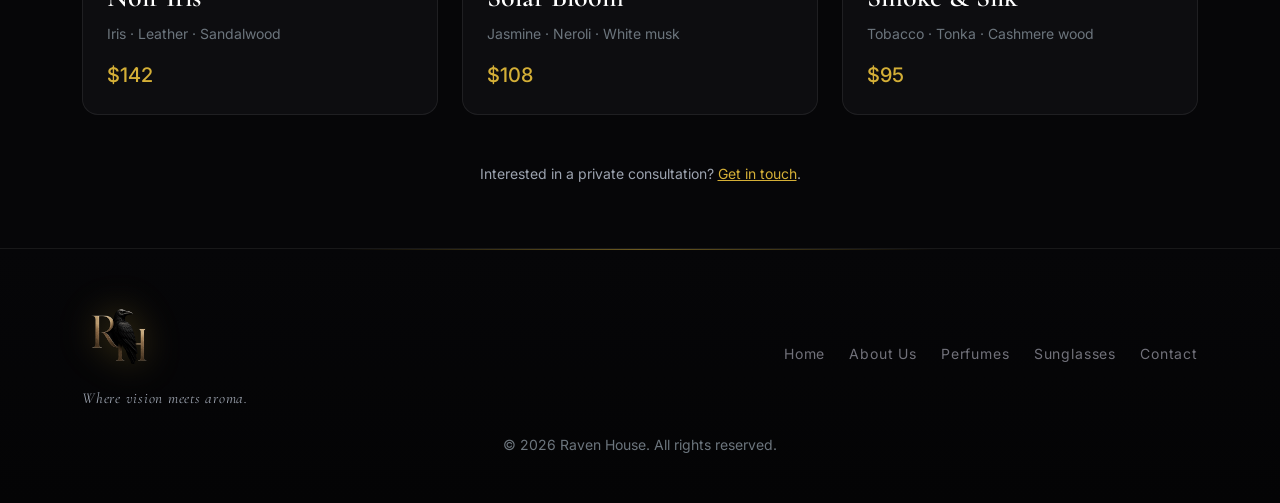
<file: perfumes.html>
<!DOCTYPE html>
<html lang="en">
<head>
    <meta charset="UTF-8">
    <meta name="viewport" content="width=device-width, initial-scale=1.0">
    <title>Perfumes — Raven House</title>
    <link href="https://cdn.jsdelivr.net/npm/bootstrap@5.3.3/dist/css/bootstrap.min.css" rel="stylesheet" integrity="sha384-QWTKZyjpPEjISv5WaRU9OFeRpok6YctnYmDr5pNlyT2bRjXh0JMhjY6hW+ALEwIH" crossorigin="anonymous">
    <link rel="preconnect" href="https://fonts.googleapis.com">
    <link rel="preconnect" href="https://fonts.gstatic.com" crossorigin>
    <link href="https://fonts.googleapis.com/css2?family=Cormorant+Garamond:ital,wght@0,400;0,500;0,600;0,700;1,400;1,500&family=Inter:wght@300;400;500;600&display=swap" rel="stylesheet">
    <link rel="stylesheet" href="css/style.css">
</head>
<body class="bg-raven">

    <nav id="site-header" class="navbar navbar-expand-lg navbar-dark fixed-top navbar-raven bg-raven py-3">
        <div class="container">
            <a class="navbar-brand site-brand-lockup me-0" href="index.html">
                <img src="images/logo.png" alt="" class="site-logo site-logo--emblem" width="96" height="96" aria-hidden="true">
                <span class="site-brand-divider" aria-hidden="true"></span>
                <img src="images/logo-details.png" alt="Raven House — Perfume &amp; Sunglasses" class="site-logo site-logo--details" width="196" height="88">
            </a>
            <button class="navbar-toggler navbar-toggler-raven" type="button" data-bs-toggle="offcanvas" data-bs-target="#mobileMenu" aria-label="Toggle navigation"><span class="navbar-toggler-icon"></span></button>
            <div class="collapse navbar-collapse justify-content-end">
                <ul class="navbar-nav gap-lg-3">
                    <li class="nav-item"><a class="nav-link site-nav-link" href="index.html">Home</a></li>
                    <li class="nav-item"><a class="nav-link site-nav-link" href="about.html">About Us</a></li>
                    <li class="nav-item"><a class="nav-link site-nav-link active" href="perfumes.html">Perfumes</a></li>
                    <li class="nav-item"><a class="nav-link site-nav-link" href="sunglasses.html">Sunglasses</a></li>
                    <li class="nav-item"><a class="nav-link site-nav-link" href="contact.html">Contact</a></li>
                </ul>
            </div>
        </div>
    </nav>

    <div class="offcanvas offcanvas-end offcanvas-raven text-bg-dark" tabindex="-1" id="mobileMenu">
        <div class="offcanvas-header border-bottom border-raven">
            <a href="index.html" class="site-brand-lockup site-brand-lockup--compact mb-0">
                <img src="images/logo.png" alt="" class="site-logo site-logo--emblem" width="48" height="48" aria-hidden="true">
                <span class="site-brand-divider" aria-hidden="true"></span>
                <img src="images/logo-details.png" alt="Raven House" class="site-logo site-logo--details" width="140" height="64">
            </a>
            <button type="button" class="btn-close btn-close-white" data-bs-dismiss="offcanvas" aria-label="Close"></button>
        </div>
        <div class="offcanvas-body d-flex align-items-center justify-content-center">
            <ul class="nav flex-column text-center gap-3 w-100">
                <li class="nav-item"><a class="nav-link" href="index.html">Home</a></li>
                <li class="nav-item"><a class="nav-link" href="about.html">About Us</a></li>
                <li class="nav-item"><a class="nav-link active" href="perfumes.html">Perfumes</a></li>
                <li class="nav-item"><a class="nav-link" href="sunglasses.html">Sunglasses</a></li>
                <li class="nav-item"><a class="nav-link" href="contact.html">Contact</a></li>
            </ul>
        </div>
    </div>

    <main class="pt-5">
        <section class="hero-glow page-hero py-5 mt-4">
            <div class="container text-center py-3 reveal">
                <p class="section-eyebrow">Signature Scents</p>
                <div class="luxury-divider" aria-hidden="true"><span>◆</span></div>
                <h1 class="font-display display-4 fw-bold text-white mt-3">Perfumes</h1>
                <p class="text-muted-raven col-lg-6 mx-auto mt-2">Layered compositions for day, night, and every moment in between.</p>
            </div>
        </section>

        <section class="pb-5">
            <div class="container">
                <div class="d-flex flex-wrap justify-content-center gap-2 mb-5">
                    <button type="button" class="btn btn-filter rounded-pill active px-4">All</button>
                    <button type="button" class="btn btn-filter rounded-pill px-4">Eau de Parfum</button>
                    <button type="button" class="btn btn-filter rounded-pill px-4">Eau de Toilette</button>
                    <button type="button" class="btn btn-filter rounded-pill px-4">Unisex</button>
                </div>

                <div class="row g-4">
                    <div class="col-sm-6 col-lg-4">
                        <article class="product-card rounded-4 overflow-hidden h-100">
                            <div class="product-visual d-flex align-items-center justify-content-center" style="background: linear-gradient(to bottom, rgba(69,26,3,0.4), #09090b);">
                                <div class="perfume-bottle"></div>
                            </div>
                            <div class="p-4">
                                <span class="text-gold text-uppercase small opacity-75">Eau de Parfum</span>
                                <h2 class="font-display h3 fw-semibold text-white mt-1">Midnight Raven</h2>
                                <p class="text-secondary small mb-0">Oud · Black pepper · Vanilla</p>
                                <p class="text-gold fs-5 fw-medium mt-3 mb-0">$128</p>
                            </div>
                        </article>
                    </div>
                    <div class="col-sm-6 col-lg-4">
                        <article class="product-card rounded-4 overflow-hidden h-100">
                            <div class="product-visual d-flex align-items-center justify-content-center" style="background: linear-gradient(to bottom, rgba(136,19,55,0.3), #09090b);">
                                <div class="perfume-bottle"></div>
                            </div>
                            <div class="p-4">
                                <span class="text-gold text-uppercase small opacity-75">Eau de Parfum</span>
                                <h2 class="font-display h3 fw-semibold text-white mt-1">Golden Hour</h2>
                                <p class="text-secondary small mb-0">Bergamot · Rose · Amber</p>
                                <p class="text-gold fs-5 fw-medium mt-3 mb-0">$115</p>
                            </div>
                        </article>
                    </div>
                    <div class="col-sm-6 col-lg-4">
                        <article class="product-card rounded-4 overflow-hidden h-100">
                            <div class="product-visual d-flex align-items-center justify-content-center" style="background: linear-gradient(to bottom, rgba(6,78,59,0.3), #09090b);">
                                <div class="perfume-bottle"></div>
                            </div>
                            <div class="p-4">
                                <span class="text-gold text-uppercase small opacity-75">Eau de Toilette</span>
                                <h2 class="font-display h3 fw-semibold text-white mt-1">Velvet Moss</h2>
                                <p class="text-secondary small mb-0">Cedar · Vetiver · Musk</p>
                                <p class="text-gold fs-5 fw-medium mt-3 mb-0">$89</p>
                            </div>
                        </article>
                    </div>
                    <div class="col-sm-6 col-lg-4">
                        <article class="product-card rounded-4 overflow-hidden h-100">
                            <div class="product-visual d-flex align-items-center justify-content-center" style="background: linear-gradient(to bottom, rgba(76,29,149,0.3), #09090b);">
                                <div class="perfume-bottle"></div>
                            </div>
                            <div class="p-4">
                                <span class="text-gold text-uppercase small opacity-75">Unisex</span>
                                <h2 class="font-display h3 fw-semibold text-white mt-1">Noir Iris</h2>
                                <p class="text-secondary small mb-0">Iris · Leather · Sandalwood</p>
                                <p class="text-gold fs-5 fw-medium mt-3 mb-0">$142</p>
                            </div>
                        </article>
                    </div>
                    <div class="col-sm-6 col-lg-4">
                        <article class="product-card rounded-4 overflow-hidden h-100">
                            <div class="product-visual d-flex align-items-center justify-content-center" style="background: linear-gradient(to bottom, rgba(124,45,18,0.3), #09090b);">
                                <div class="perfume-bottle"></div>
                            </div>
                            <div class="p-4">
                                <span class="text-gold text-uppercase small opacity-75">Eau de Parfum</span>
                                <h2 class="font-display h3 fw-semibold text-white mt-1">Solar Bloom</h2>
                                <p class="text-secondary small mb-0">Jasmine · Neroli · White musk</p>
                                <p class="text-gold fs-5 fw-medium mt-3 mb-0">$108</p>
                            </div>
                        </article>
                    </div>
                    <div class="col-sm-6 col-lg-4">
                        <article class="product-card rounded-4 overflow-hidden h-100">
                            <div class="product-visual d-flex align-items-center justify-content-center bg-raven-surface">
                                <div class="perfume-bottle"></div>
                            </div>
                            <div class="p-4">
                                <span class="text-gold text-uppercase small opacity-75">Eau de Toilette</span>
                                <h2 class="font-display h3 fw-semibold text-white mt-1">Smoke &amp; Silk</h2>
                                <p class="text-secondary small mb-0">Tobacco · Tonka · Cashmere wood</p>
                                <p class="text-gold fs-5 fw-medium mt-3 mb-0">$95</p>
                            </div>
                        </article>
                    </div>
                </div>

                <p class="text-center text-muted-raven small mt-5">Interested in a private consultation? <a href="contact.html" class="text-gold">Get in touch</a>.</p>
            </div>
        </section>
    </main>

    <footer class="footer-raven border-top border-raven bg-raven py-5">
        <div class="container">
            <div class="d-flex flex-column flex-md-row align-items-center justify-content-between gap-4">
                <div class="text-center text-md-start">
                    <a href="index.html" class="d-inline-block text-decoration-none">
                        <img src="images/logo.png" alt="Raven House" class="site-logo site-logo--footer" width="76" height="76">
                    </a>
                    <p class="footer-tagline mt-2 mb-0">Where vision meets aroma.</p>
                </div>
                <nav class="d-flex flex-wrap justify-content-center gap-3 gap-md-4 small">
                    <a href="index.html">Home</a>
                    <a href="about.html">About Us</a>
                    <a href="perfumes.html">Perfumes</a>
                    <a href="sunglasses.html">Sunglasses</a>
                    <a href="contact.html">Contact</a>
                </nav>
            </div>
            <p class="text-center text-secondary small mt-4 mb-0">&copy; 2026 Raven House. All rights reserved.</p>
        </div>
    </footer>

    <script src="https://cdn.jsdelivr.net/npm/bootstrap@5.3.3/dist/js/bootstrap.bundle.min.js" integrity="sha384-YvpcrYf0tY3lHB60NNkmXc5s9fDVZLESaAA55NDzOxhy9GkcIdslK1eN7N6jIeHz" crossorigin="anonymous"></script>
    <script src="js/main.js"></script>
</body>
</html>
</file>
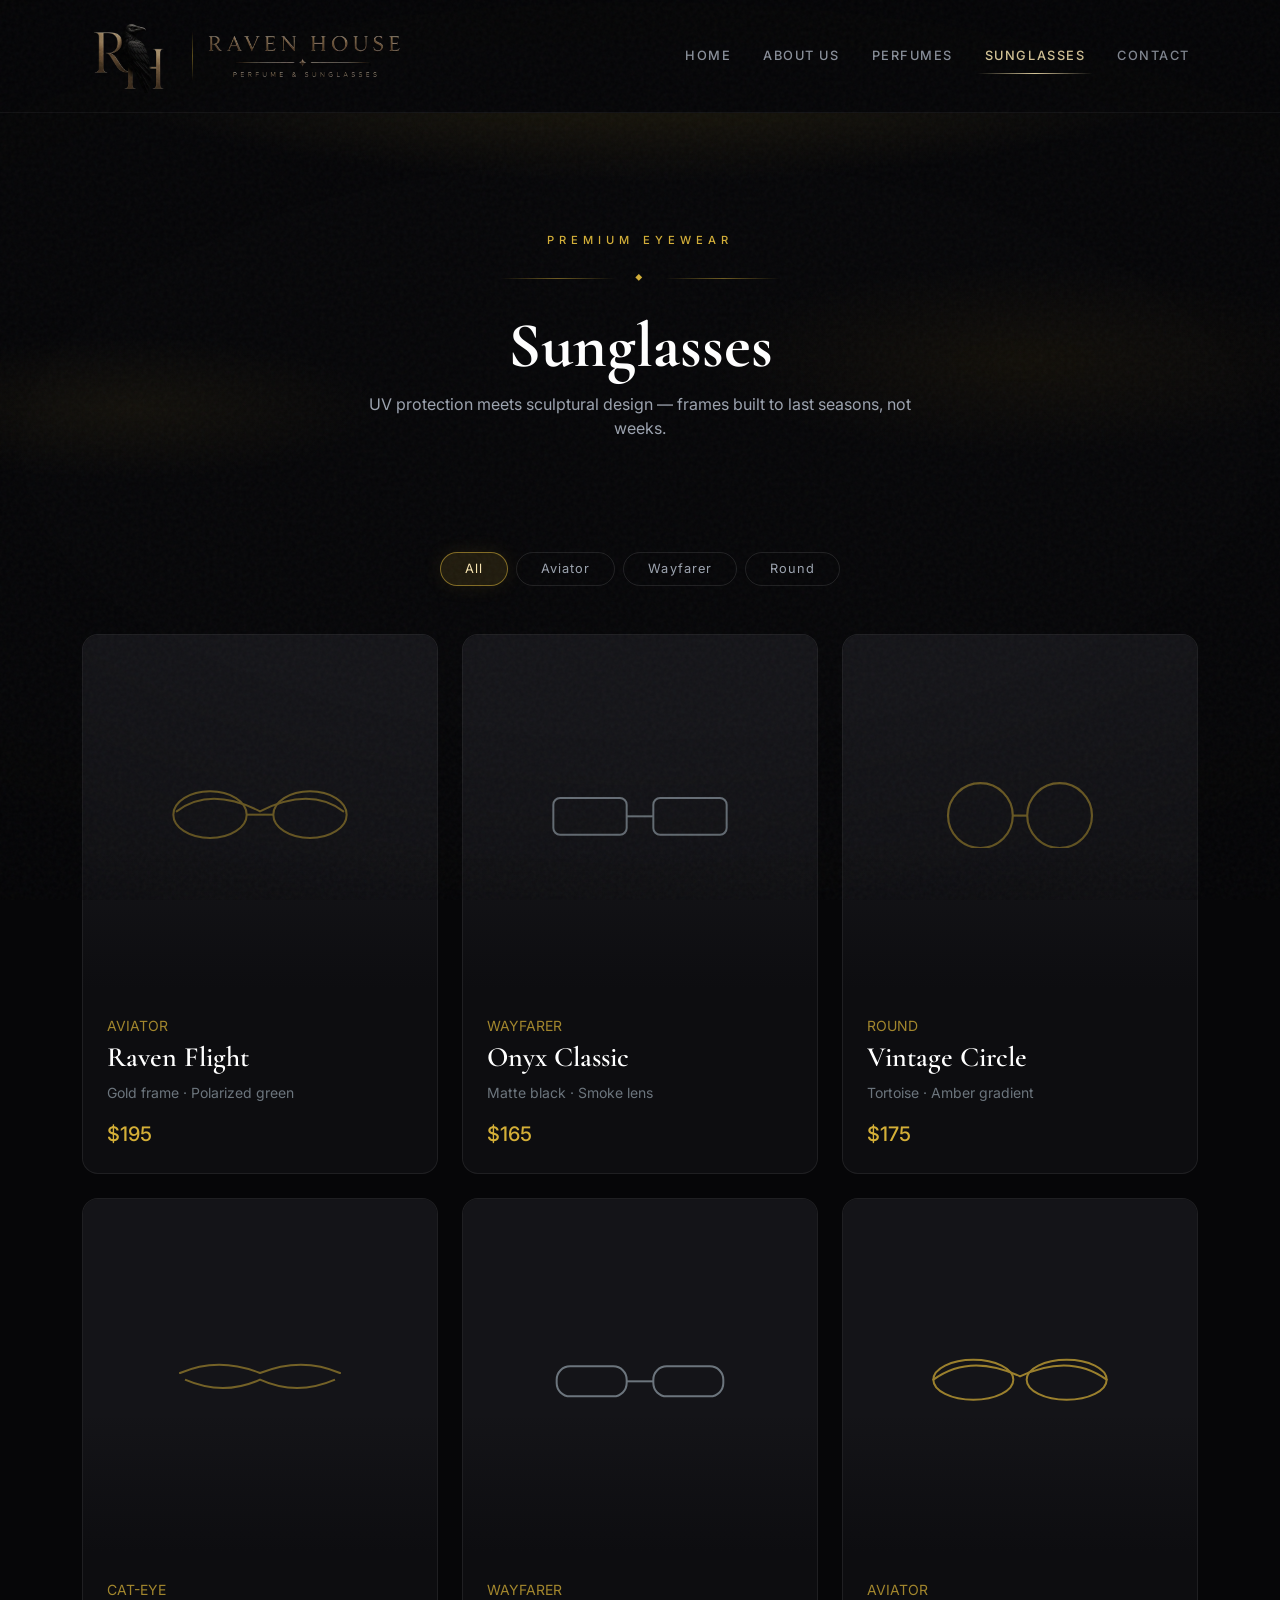
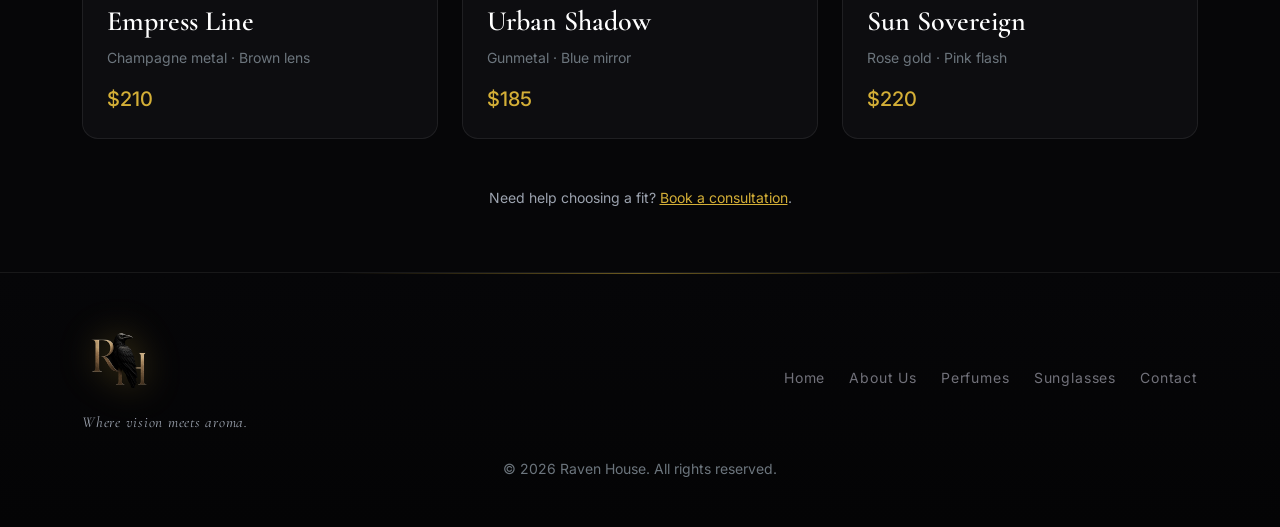
<file: sunglasses.html>
<!DOCTYPE html>
<html lang="en">
<head>
    <meta charset="UTF-8">
    <meta name="viewport" content="width=device-width, initial-scale=1.0">
    <title>Sunglasses — Raven House</title>
    <link href="https://cdn.jsdelivr.net/npm/bootstrap@5.3.3/dist/css/bootstrap.min.css" rel="stylesheet" integrity="sha384-QWTKZyjpPEjISv5WaRU9OFeRpok6YctnYmDr5pNlyT2bRjXh0JMhjY6hW+ALEwIH" crossorigin="anonymous">
    <link rel="preconnect" href="https://fonts.googleapis.com">
    <link rel="preconnect" href="https://fonts.gstatic.com" crossorigin>
    <link href="https://fonts.googleapis.com/css2?family=Cormorant+Garamond:ital,wght@0,400;0,500;0,600;0,700;1,400;1,500&family=Inter:wght@300;400;500;600&display=swap" rel="stylesheet">
    <link rel="stylesheet" href="css/style.css">
</head>
<body class="bg-raven">

    <nav id="site-header" class="navbar navbar-expand-lg navbar-dark fixed-top navbar-raven bg-raven py-3">
        <div class="container">
            <a class="navbar-brand site-brand-lockup me-0" href="index.html">
                <img src="images/logo.png" alt="" class="site-logo site-logo--emblem" width="96" height="96" aria-hidden="true">
                <span class="site-brand-divider" aria-hidden="true"></span>
                <img src="images/logo-details.png" alt="Raven House — Perfume &amp; Sunglasses" class="site-logo site-logo--details" width="196" height="88">
            </a>
            <button class="navbar-toggler navbar-toggler-raven" type="button" data-bs-toggle="offcanvas" data-bs-target="#mobileMenu" aria-label="Toggle navigation"><span class="navbar-toggler-icon"></span></button>
            <div class="collapse navbar-collapse justify-content-end">
                <ul class="navbar-nav gap-lg-3">
                    <li class="nav-item"><a class="nav-link site-nav-link" href="index.html">Home</a></li>
                    <li class="nav-item"><a class="nav-link site-nav-link" href="about.html">About Us</a></li>
                    <li class="nav-item"><a class="nav-link site-nav-link" href="perfumes.html">Perfumes</a></li>
                    <li class="nav-item"><a class="nav-link site-nav-link active" href="sunglasses.html">Sunglasses</a></li>
                    <li class="nav-item"><a class="nav-link site-nav-link" href="contact.html">Contact</a></li>
                </ul>
            </div>
        </div>
    </nav>

    <div class="offcanvas offcanvas-end offcanvas-raven text-bg-dark" tabindex="-1" id="mobileMenu">
        <div class="offcanvas-header border-bottom border-raven">
            <a href="index.html" class="site-brand-lockup site-brand-lockup--compact mb-0">
                <img src="images/logo.png" alt="" class="site-logo site-logo--emblem" width="48" height="48" aria-hidden="true">
                <span class="site-brand-divider" aria-hidden="true"></span>
                <img src="images/logo-details.png" alt="Raven House" class="site-logo site-logo--details" width="140" height="64">
            </a>
            <button type="button" class="btn-close btn-close-white" data-bs-dismiss="offcanvas" aria-label="Close"></button>
        </div>
        <div class="offcanvas-body d-flex align-items-center justify-content-center">
            <ul class="nav flex-column text-center gap-3 w-100">
                <li class="nav-item"><a class="nav-link" href="index.html">Home</a></li>
                <li class="nav-item"><a class="nav-link" href="about.html">About Us</a></li>
                <li class="nav-item"><a class="nav-link" href="perfumes.html">Perfumes</a></li>
                <li class="nav-item"><a class="nav-link active" href="sunglasses.html">Sunglasses</a></li>
                <li class="nav-item"><a class="nav-link" href="contact.html">Contact</a></li>
            </ul>
        </div>
    </div>

    <main class="pt-5">
        <section class="hero-glow page-hero py-5 mt-4">
            <div class="container text-center py-3 reveal">
                <p class="section-eyebrow">Premium Eyewear</p>
                <div class="luxury-divider" aria-hidden="true"><span>◆</span></div>
                <h1 class="font-display display-4 fw-bold text-white mt-3">Sunglasses</h1>
                <p class="text-muted-raven col-lg-6 mx-auto mt-2">UV protection meets sculptural design — frames built to last seasons, not weeks.</p>
            </div>
        </section>

        <section class="pb-5">
            <div class="container">
                <div class="d-flex flex-wrap justify-content-center gap-2 mb-5">
                    <button type="button" class="btn btn-filter rounded-pill active px-4">All</button>
                    <button type="button" class="btn btn-filter rounded-pill px-4">Aviator</button>
                    <button type="button" class="btn btn-filter rounded-pill px-4">Wayfarer</button>
                    <button type="button" class="btn btn-filter rounded-pill px-4">Round</button>
                </div>

                <div class="row g-4">
                    <div class="col-sm-6 col-lg-4">
                        <article class="product-card rounded-4 overflow-hidden h-100">
                            <div class="product-visual bg-raven-surface d-flex align-items-center justify-content-center p-4">
                                <svg class="w-100 text-gold opacity-50" style="max-width:200px" viewBox="0 0 120 40" fill="none" stroke="currentColor" stroke-width="1.2">
                                    <path d="M10 20 Q30 5 60 20 Q90 5 110 20" stroke-linecap="round"/>
                                    <ellipse cx="30" cy="22" rx="22" ry="14"/><ellipse cx="90" cy="22" rx="22" ry="14"/><path d="M52 22 h16"/>
                                </svg>
                            </div>
                            <div class="p-4">
                                <span class="text-gold text-uppercase small opacity-75">Aviator</span>
                                <h2 class="font-display h3 fw-semibold text-white mt-1">Raven Flight</h2>
                                <p class="text-secondary small mb-0">Gold frame · Polarized green</p>
                                <p class="text-gold fs-5 fw-medium mt-3 mb-0">$195</p>
                            </div>
                        </article>
                    </div>
                    <div class="col-sm-6 col-lg-4">
                        <article class="product-card rounded-4 overflow-hidden h-100">
                            <div class="product-visual bg-raven-surface d-flex align-items-center justify-content-center p-4">
                                <svg class="w-100 text-secondary" style="max-width:200px" viewBox="0 0 120 40" fill="none" stroke="currentColor" stroke-width="1.2">
                                    <rect x="8" y="12" width="44" height="22" rx="4"/><rect x="68" y="12" width="44" height="22" rx="4"/><path d="M52 23 h16"/>
                                </svg>
                            </div>
                            <div class="p-4">
                                <span class="text-gold text-uppercase small opacity-75">Wayfarer</span>
                                <h2 class="font-display h3 fw-semibold text-white mt-1">Onyx Classic</h2>
                                <p class="text-secondary small mb-0">Matte black · Smoke lens</p>
                                <p class="text-gold fs-5 fw-medium mt-3 mb-0">$165</p>
                            </div>
                        </article>
                    </div>
                    <div class="col-sm-6 col-lg-4">
                        <article class="product-card rounded-4 overflow-hidden h-100">
                            <div class="product-visual bg-raven-surface d-flex align-items-center justify-content-center p-4">
                                <svg class="w-100 text-gold opacity-50" style="max-width:180px" viewBox="0 0 100 40" fill="none" stroke="currentColor" stroke-width="1.2">
                                    <circle cx="28" cy="22" r="18"/><circle cx="72" cy="22" r="18"/><path d="M46 22 h8"/>
                                </svg>
                            </div>
                            <div class="p-4">
                                <span class="text-gold text-uppercase small opacity-75">Round</span>
                                <h2 class="font-display h3 fw-semibold text-white mt-1">Vintage Circle</h2>
                                <p class="text-secondary small mb-0">Tortoise · Amber gradient</p>
                                <p class="text-gold fs-5 fw-medium mt-3 mb-0">$175</p>
                            </div>
                        </article>
                    </div>
                    <div class="col-sm-6 col-lg-4">
                        <article class="product-card rounded-4 overflow-hidden h-100">
                            <div class="product-visual bg-raven-surface d-flex align-items-center justify-content-center p-4">
                                <svg class="w-100 text-gold opacity-50" style="max-width:200px" viewBox="0 0 120 40" fill="none" stroke="currentColor" stroke-width="1.2">
                                    <path d="M12 18 Q35 8 60 18 Q85 8 108 18" stroke-linecap="round"/><path d="M15 22 Q38 32 60 22 Q82 32 105 22"/>
                                </svg>
                            </div>
                            <div class="p-4">
                                <span class="text-gold text-uppercase small opacity-75">Cat-eye</span>
                                <h2 class="font-display h3 fw-semibold text-white mt-1">Empress Line</h2>
                                <p class="text-secondary small mb-0">Champagne metal · Brown lens</p>
                                <p class="text-gold fs-5 fw-medium mt-3 mb-0">$210</p>
                            </div>
                        </article>
                    </div>
                    <div class="col-sm-6 col-lg-4">
                        <article class="product-card rounded-4 overflow-hidden h-100">
                            <div class="product-visual bg-raven-surface d-flex align-items-center justify-content-center p-4">
                                <svg class="w-100 text-secondary" style="max-width:200px" viewBox="0 0 120 40" fill="none" stroke="currentColor" stroke-width="1.2">
                                    <rect x="10" y="14" width="42" height="18" rx="8"/><rect x="68" y="14" width="42" height="18" rx="8"/><path d="M52 23 h16"/>
                                </svg>
                            </div>
                            <div class="p-4">
                                <span class="text-gold text-uppercase small opacity-75">Wayfarer</span>
                                <h2 class="font-display h3 fw-semibold text-white mt-1">Urban Shadow</h2>
                                <p class="text-secondary small mb-0">Gunmetal · Blue mirror</p>
                                <p class="text-gold fs-5 fw-medium mt-3 mb-0">$185</p>
                            </div>
                        </article>
                    </div>
                    <div class="col-sm-6 col-lg-4">
                        <article class="product-card rounded-4 overflow-hidden h-100">
                            <div class="product-visual bg-raven-surface d-flex align-items-center justify-content-center p-4">
                                <svg class="w-100 text-gold" style="max-width:200px; opacity:0.7" viewBox="0 0 120 40" fill="none" stroke="currentColor" stroke-width="1.2">
                                    <path d="M8 22 Q30 6 60 20 Q90 6 112 22" stroke-linecap="round"/><ellipse cx="32" cy="22" rx="24" ry="12"/><ellipse cx="88" cy="22" rx="24" ry="12"/>
                                </svg>
                            </div>
                            <div class="p-4">
                                <span class="text-gold text-uppercase small opacity-75">Aviator</span>
                                <h2 class="font-display h3 fw-semibold text-white mt-1">Sun Sovereign</h2>
                                <p class="text-secondary small mb-0">Rose gold · Pink flash</p>
                                <p class="text-gold fs-5 fw-medium mt-3 mb-0">$220</p>
                            </div>
                        </article>
                    </div>
                </div>

                <p class="text-center text-muted-raven small mt-5">Need help choosing a fit? <a href="contact.html" class="text-gold">Book a consultation</a>.</p>
            </div>
        </section>
    </main>

    <footer class="footer-raven border-top border-raven bg-raven py-5">
        <div class="container">
            <div class="d-flex flex-column flex-md-row align-items-center justify-content-between gap-4">
                <div class="text-center text-md-start">
                    <a href="index.html" class="d-inline-block text-decoration-none">
                        <img src="images/logo.png" alt="Raven House" class="site-logo site-logo--footer" width="76" height="76">
                    </a>
                    <p class="footer-tagline mt-2 mb-0">Where vision meets aroma.</p>
                </div>
                <nav class="d-flex flex-wrap justify-content-center gap-3 gap-md-4 small">
                    <a href="index.html">Home</a>
                    <a href="about.html">About Us</a>
                    <a href="perfumes.html">Perfumes</a>
                    <a href="sunglasses.html">Sunglasses</a>
                    <a href="contact.html">Contact</a>
                </nav>
            </div>
            <p class="text-center text-secondary small mt-4 mb-0">&copy; 2026 Raven House. All rights reserved.</p>
        </div>
    </footer>

    <script src="https://cdn.jsdelivr.net/npm/bootstrap@5.3.3/dist/js/bootstrap.bundle.min.js" integrity="sha384-YvpcrYf0tY3lHB60NNkmXc5s9fDVZLESaAA55NDzOxhy9GkcIdslK1eN7N6jIeHz" crossorigin="anonymous"></script>
    <script src="js/main.js"></script>
</body>
</html>
</file>
<file: css/style.css>
/* Raven House — luxury dark theme */

:root {
    --gold-light: #f8e5b0;
    --gold: #d4af37;
    --gold-dark: #b8860b;
    --gold-deep: #8b6914;
    --champagne: #e8d5a3;
    --raven-bg: #060608;
    --raven-bg-elevated: #0c0c0f;
    --raven-surface: #141418;
    --raven-surface-hover: #1c1c22;
    --raven-muted: #9ca3af;
    --luxury-ease: cubic-bezier(0.22, 1, 0.36, 1);
    --section-space: clamp(5rem, 12vw, 9rem);
}

html {
    scroll-behavior: smooth;
}

body {
    font-family: "Inter", system-ui, sans-serif;
    background-color: var(--raven-bg);
    color: #f4f4f5;
    position: relative;
}

/* Subtle film grain & vignette */
body::before {
    content: "";
    position: fixed;
    inset: 0;
    pointer-events: none;
    z-index: 9998;
    opacity: 0.04;
    background-image: url("data:image/svg+xml,%3Csvg viewBox='0 0 256 256' xmlns='http://www.w3.org/2000/svg'%3E%3Cfilter id='n'%3E%3CfeTurbulence type='fractalNoise' baseFrequency='0.85' numOctaves='4' stitchTiles='stitch'/%3E%3C/filter%3E%3Crect width='100%25' height='100%25' filter='url(%23n)'/%3E%3C/svg%3E");
}

body::after {
    content: "";
    position: fixed;
    inset: 0;
    pointer-events: none;
    z-index: 9997;
    background: radial-gradient(
        ellipse 120% 80% at 50% 50%,
        transparent 40%,
        rgba(0, 0, 0, 0.45) 100%
    );
}

.font-display {
    font-family: "Cormorant Garamond", "Playfair Display", Georgia, serif;
}

.text-gold {
    color: var(--gold) !important;
}

.text-muted-raven {
    color: var(--raven-muted) !important;
}

.bg-raven {
    background-color: var(--raven-bg) !important;
}

.bg-raven-surface {
    background-color: var(--raven-surface) !important;
}

.border-raven {
    border-color: rgba(255, 255, 255, 0.08) !important;
}

/* Gold logo gradient */
.logo-gold {
    background: linear-gradient(
        135deg,
        var(--gold-light) 0%,
        var(--champagne) 25%,
        var(--gold) 50%,
        var(--gold-dark) 75%,
        var(--gold-deep) 100%
    );
    -webkit-background-clip: text;
    background-clip: text;
    color: transparent;
}

.logo-icon {
    filter: drop-shadow(0 0 16px rgba(212, 175, 55, 0.45));
}

.site-logo {
    display: block;
    object-fit: contain;
}

.site-brand-lockup {
    display: flex;
    align-items: center;
    gap: clamp(0.5rem, 1.2vw, 0.875rem);
    text-decoration: none;
    line-height: 0;
}

.site-brand-divider {
    display: block;
    flex-shrink: 0;
    width: 1px;
    height: calc(var(--nav-logo-size, 96px) * 0.52);
    background: linear-gradient(
        180deg,
        transparent,
        rgba(212, 175, 55, 0.15) 15%,
        rgba(212, 175, 55, 0.5) 50%,
        rgba(212, 175, 55, 0.15) 85%,
        transparent
    );
    transition: height 0.4s var(--luxury-ease);
}

/* .site-logo--emblem {
    flex-shrink: 0;
    height: var(--nav-logo-size, 96px);
    width: var(--nav-logo-size, 96px);
    filter: drop-shadow(0 0 16px rgba(212, 175, 55, 0.45));
    transition:
        height 0.4s var(--luxury-ease),
        width 0.4s var(--luxury-ease),
        filter 0.25s ease;
} */

/* .site-logo--details {
    flex-shrink: 1;
    min-width: 0;
    height: calc(var(--nav-logo-size, 96px) * 0.92);
    width: auto;
    max-width: min(196px, 36vw);
    object-fit: contain;
    object-position: left center;
    filter: drop-shadow(0 0 12px rgba(212, 175, 55, 0.28));
    opacity: 0.96;
    transition:
        height 0.4s var(--luxury-ease),
        max-width 0.4s var(--luxury-ease),
        filter 0.25s ease,
        opacity 0.25s ease;
} */

/* .site-brand-lockup:hover .site-logo--emblem,
.site-brand-lockup:hover .site-logo--details {
    filter: drop-shadow(0 0 22px rgba(212, 175, 55, 0.55));
} */

.site-brand-lockup:hover .site-logo--details {
    opacity: 1;
}

.site-brand-lockup--compact {
    --nav-logo-size: 48px;
}

.site-brand-lockup--compact .site-logo--details {
    max-width: 140px;
}

@media (max-width: 479.98px) {
    .navbar-raven > .container > .site-brand-lockup .site-brand-divider,
    .navbar-raven > .container > .site-brand-lockup .site-logo--details {
        display: none;
    }
}

.site-logo--footer {
    height: 76px;
    width: 76px;
    filter: drop-shadow(0 0 18px rgba(212, 175, 55, 0.3));
}

.site-logo--offcanvas {
    height: 56px;
    width: 56px;
    filter: drop-shadow(0 0 12px rgba(212, 175, 55, 0.35));
}

@media (max-width: 575.98px) {
    .navbar-raven {
        --nav-logo-size: 76px;
    }

    .navbar-raven.header-scrolled {
        --nav-logo-size: 56px;
    }
}

/* Ornamental dividers */
.luxury-divider {
    display: flex;
    align-items: center;
    justify-content: center;
    gap: 1.25rem;
    margin: 1.5rem auto;
    max-width: 280px;
}

.luxury-divider::before,
.luxury-divider::after {
    content: "";
    flex: 1;
    height: 1px;
    background: linear-gradient(
        90deg,
        transparent,
        rgba(212, 175, 55, 0.5),
        transparent
    );
}

.luxury-divider span {
    color: var(--gold);
    font-size: 0.45rem;
    letter-spacing: 0.2em;
}

.section-eyebrow {
    font-size: 0.7rem;
    letter-spacing: 0.45em;
    text-transform: uppercase;
    color: var(--gold);
    font-weight: 500;
}

.section-title {
    font-size: clamp(2.25rem, 5vw, 3.5rem);
    letter-spacing: 0.02em;
}

/* Navbar */
.navbar-raven {
    --nav-logo-size: 96px;
    border-bottom: 1px solid rgba(255, 255, 255, 0.06);
    padding-top: 0.5rem !important;
    padding-bottom: 0.5rem !important;
    transition:
        background 0.4s var(--luxury-ease),
        box-shadow 0.4s var(--luxury-ease),
        backdrop-filter 0.4s var(--luxury-ease),
        padding 0.4s var(--luxury-ease);
}

.navbar-raven.header-scrolled {
    --nav-logo-size: 64px;
    padding-top: 0.65rem !important;
    padding-bottom: 0.65rem !important;
    background: rgba(6, 6, 8, 0.88) !important;
    backdrop-filter: blur(20px) saturate(1.2);
    box-shadow: 0 12px 40px rgba(0, 0, 0, 0.4);
    border-bottom-color: rgba(212, 175, 55, 0.12);
}

.navbar-raven .navbar-brand,
.navbar-raven .site-brand-lockup {
    padding: 0;
    line-height: 0;
}

.navbar-raven .navbar-brand,
.navbar-raven .nav-link {
    color: var(--raven-muted);
}

.navbar-raven .nav-link:hover,
.navbar-raven .nav-link:focus {
    color: var(--champagne);
}

.navbar-raven .nav-link.active {
    color: var(--gold-light) !important;
}

.navbar-raven .site-nav-link {
    position: relative;
    font-size: 0.8rem;
    font-weight: 500;
    letter-spacing: 0.12em;
    text-transform: uppercase;
}

.navbar-raven .site-nav-link::after {
    content: "";
    position: absolute;
    bottom: 0;
    left: 50%;
    transform: translateX(-50%);
    width: 0;
    height: 1px;
    background: linear-gradient(90deg, transparent, var(--gold-light), transparent);
    transition: width 0.4s var(--luxury-ease);
}

.navbar-raven .site-nav-link:hover::after,
.navbar-raven .site-nav-link.active::after {
    width: 100%;
}

.navbar-toggler-raven {
    border-color: rgba(212, 175, 55, 0.4);
    color: var(--gold);
}

.navbar-toggler-raven:focus {
    box-shadow: 0 0 0 0.2rem rgba(212, 175, 55, 0.25);
}

/* Offcanvas */
.offcanvas-raven {
    background-color: rgba(6, 6, 8, 0.98) !important;
    border-left: 1px solid rgba(212, 175, 55, 0.15);
}

.offcanvas-raven .offcanvas-title {
    font-family: "Cormorant Garamond", Georgia, serif;
    letter-spacing: 0.2em;
}

.offcanvas-raven .nav-link {
    font-family: "Cormorant Garamond", Georgia, serif;
    font-size: 1.75rem;
    color: #d4d4d8;
    padding: 0.5rem 0;
    letter-spacing: 0.05em;
}

.offcanvas-raven .nav-link:hover,
.offcanvas-raven .nav-link.active {
    color: var(--gold-light);
}

/* Hero — shared */
.hero-glow {
    background:
        radial-gradient(
            ellipse 90% 60% at 50% -10%,
            rgba(212, 175, 55, 0.18),
            transparent 55%
        ),
        radial-gradient(
            ellipse 50% 40% at 80% 60%,
            rgba(139, 105, 20, 0.08),
            transparent 50%
        ),
        radial-gradient(
            ellipse 40% 30% at 10% 70%,
            rgba(212, 175, 55, 0.06),
            transparent 50%
        );
}

.hero-pattern {
    background-image: url("data:image/svg+xml,%3Csvg width='60' height='60' viewBox='0 0 60 60' xmlns='http://www.w3.org/2000/svg'%3E%3Cg fill='none' fill-rule='evenodd'%3E%3Cg fill='%23d4af37' fill-opacity='0.04'%3E%3Cpath d='M36 34v-4h-2v4h-4v2h4v4h2v-4h4v-2h-4zm0-30V0h-2v4h-4v2h4v4h2V6h4V4h-4zM6 34v-4H4v4H0v2h4v4h2v-4h4v-2H6zM6 4V0H4v4H0v2h4v4h2V6h4V4H6z'/%3E%3C/g%3E%3C/g%3E%3C/svg%3E");
    opacity: 0.6;
}

.hero-fade-bottom {
    height: 10rem;
    background: linear-gradient(to top, var(--raven-bg), transparent);
}

.min-vh-hero {
    min-height: 100vh;
}

/* Cinematic home hero */
.hero-cinema {
    min-height: 110vh;
    min-height: 110dvh;
}

.hero-cinema .hero-title {
    font-size: clamp(3rem, 8vw, 5.5rem);
    letter-spacing: 0.02em;
    line-height: 1.05;
    text-shadow: 0 4px 60px rgba(0, 0, 0, 0.5);
}

.hero-cinema .hero-lead {
    font-size: clamp(1.1rem, 2vw, 1.35rem);
    font-weight: 300;
    letter-spacing: 0.02em;
    line-height: 1.7;
    max-width: 36rem;
}

.hero-orb {
    position: absolute;
    border-radius: 50%;
    filter: blur(80px);
    pointer-events: none;
    animation: orb-float 12s ease-in-out infinite;
}

.hero-orb-1 {
    width:  min(50vw, 420px);
    height: min(50vw, 420px);
    top: 10%;
    left: -10%;
    background: rgba(212, 175, 55, 0.12);
}

.hero-orb-2 {
    width: min(40vw, 320px);
    height: min(40vw, 320px);
    bottom: 15%;
    right: -5%;
    background: rgba(139, 105, 20, 0.15);
    animation-delay: -4s;
}

@keyframes orb-float {
    0%,
    100% {
        transform: translate(0, 0) scale(1);
    }
    50% {
        transform: translate(20px, -30px) scale(1.05);
    }
}

.scroll-cue {
    position: absolute;
    bottom: 2.5rem;
    left: 50%;
    transform: translateX(-50%);
    display: flex;
    flex-direction: column;
    align-items: center;
    gap: 0.5rem;
    color: var(--raven-muted);
    font-size: 0.65rem;
    letter-spacing: 0.35em;
    text-transform: uppercase;
    animation: scroll-bounce 2.5s ease-in-out infinite;
}

.scroll-cue-line {
    width: 1px;
    height: 48px;
    background: linear-gradient(to bottom, var(--gold), transparent);
}

@keyframes scroll-bounce {
    0%,
    100% {
        opacity: 0.5;
        transform: translateX(-50%) translateY(0);
    }
    50% {
        opacity: 1;
        transform: translateX(-50%) translateY(8px);
    }
}

/* Inner page heroes */
main.pt-5 > .hero-glow:first-child,
.page-hero {
    padding-top: clamp(6rem, 14vw, 9rem) !important;
    padding-bottom: clamp(3rem, 8vw, 5rem) !important;
}

main.pt-5 > .hero-glow:first-child h1 {
    font-size: clamp(2.5rem, 6vw, 4rem);
}

/* Marquee strip */
.marquee-luxury {
    border-top: 1px solid rgba(212, 175, 55, 0.15);
    border-bottom: 1px solid rgba(212, 175, 55, 0.15);
    background: linear-gradient(
        90deg,
        rgba(212, 175, 55, 0.04) 0%,
        rgba(20, 20, 24, 0.8) 50%,
        rgba(212, 175, 55, 0.04) 100%
    );
    overflow: hidden;
    padding: 1.25rem 0;
}

.marquee-track {
    display: flex;
    gap: 4rem;
    animation: marquee 15s linear infinite;
    white-space: nowrap;
}

.marquee-track span {
    font-family: "Cormorant Garamond", Georgia, serif;
    font-size: clamp(1rem, 2.5vw, 1.35rem);
    letter-spacing: 0.35em;
    text-transform: uppercase;
    color: rgba(212, 175, 55, 0.55);
    flex-shrink: 0;
}

.marquee-track span::after {
    content: "◆";
    margin-left: 4rem;
    font-size: 0.5em;
    vertical-align: middle;
    opacity: 0.6;
}

@keyframes marquee {
    0% {
        transform: translateX(0);
    }
    100% {
        transform: translateX(-50%);
    }
}

/* Editorial quote */
.quote-luxury {
    position: relative;
    padding: var(--section-space) 0;
    background:
        linear-gradient(180deg, transparent, rgba(212, 175, 55, 0.03), transparent),
        var(--raven-bg-elevated);
    border-top: 1px solid rgba(255, 255, 255, 0.05);
    border-bottom: 1px solid rgba(255, 255, 255, 0.05);
}

.quote-luxury blockquote {
    font-family: "Cormorant Garamond", Georgia, serif;
    font-size: clamp(1.75rem, 4vw, 2.75rem);
    font-style: italic;
    font-weight: 400;
    line-height: 1.45;
    color: #fafafa;
    max-width: 52rem;
    margin: 0 auto;
}

.quote-luxury cite {
    display: block;
    margin-top: 2rem;
    font-style: normal;
    font-family: "Inter", sans-serif;
    font-size: 0.7rem;
    letter-spacing: 0.4em;
    text-transform: uppercase;
    color: var(--gold);
}

/* Stats row */
.stats-luxury {
    display: grid;
    grid-template-columns: repeat(auto-fit, minmax(140px, 1fr));
    gap: 2rem;
    text-align: center;
}

.stat-item .stat-number {
    font-family: "Cormorant Garamond", Georgia, serif;
    font-size: clamp(2.5rem, 5vw, 3.5rem);
    font-weight: 600;
    line-height: 1;
    background: linear-gradient(180deg, var(--gold-light), var(--gold-dark));
    -webkit-background-clip: text;
    background-clip: text;
    color: transparent;
}

.stat-item .stat-label {
    font-size: 0.7rem;
    letter-spacing: 0.25em;
    text-transform: uppercase;
    color: var(--raven-muted);
    margin-top: 0.75rem;
}

/* Section spacing */
.section-luxury {
    padding-top: var(--section-space);
    padding-bottom: var(--section-space);
}

.tracking-luxury {
    letter-spacing: 0.45em;
}

.tracking-brand {
    letter-spacing: 0.2em;
}

/* Collection cards */
.collection-card {
    border: 1px solid rgba(255, 255, 255, 0.08);
    background: rgba(20, 20, 24, 0.6);
    overflow: hidden;
    transition:
        transform 0.5s var(--luxury-ease),
        border-color 0.5s var(--luxury-ease),
        box-shadow 0.5s var(--luxury-ease);
    box-shadow: 0 4px 24px rgba(0, 0, 0, 0.3);
}

.collection-card::before {
    content: "";
    position: absolute;
    inset: 0;
    background: linear-gradient(
        135deg,
        rgba(212, 175, 55, 0.08) 0%,
        transparent 50%
    );
    opacity: 0;
    transition: opacity 0.5s var(--luxury-ease);
    z-index: 1;
    pointer-events: none;
}

.collection-card:hover {
    border-color: rgba(212, 175, 55, 0.4);
    transform: translateY(-8px);
    box-shadow:
        0 24px 48px rgba(0, 0, 0, 0.45),
        0 0 60px rgba(212, 175, 55, 0.08);
}

.collection-card:hover::before {
    opacity: 1;
}

.collection-card .card-visual {
    aspect-ratio: 16 / 11;
    min-height: 280px;
}

.collection-card .card-overlay {
    background: linear-gradient(
        to top,
        var(--raven-bg) 0%,
        rgba(6, 6, 8, 0.6) 40%,
        transparent 75%
    );
}

.collection-icon {
    color: rgba(212, 175, 55, 0.35);
    transition: transform 0.6s var(--luxury-ease), color 0.6s var(--luxury-ease);
    filter: drop-shadow(0 0 20px rgba(212, 175, 55, 0.2));
}

.collection-card:hover .collection-icon {
    transform: scale(1.12);
    color: rgba(248, 229, 176, 0.65);
}

/* Feature cards */
.feature-luxury {
    padding: 2rem 1.5rem;
    border: 1px solid rgba(255, 255, 255, 0.06);
    border-radius: 1rem;
    background: rgba(20, 20, 24, 0.4);
    transition:
        border-color 0.4s var(--luxury-ease),
        background 0.4s var(--luxury-ease),
        transform 0.4s var(--luxury-ease);
    height: 100%;
}

.feature-luxury:hover {
    border-color: rgba(212, 175, 55, 0.25);
    background: rgba(28, 28, 34, 0.6);
    transform: translateY(-4px);
}

.feature-badge {
    width: 4rem;
    height: 4rem;
    border: 1px solid rgba(212, 175, 55, 0.35);
    background: linear-gradient(
        135deg,
        rgba(212, 175, 55, 0.12),
        rgba(212, 175, 55, 0.02)
    );
    box-shadow: 0 0 30px rgba(212, 175, 55, 0.1);
}

/* CTA banner */
.cta-luxury {
    position: relative;
    padding: clamp(4rem, 10vw, 6rem) 2rem;
    margin: var(--section-space) 0;
    border-radius: 1.5rem;
    overflow: hidden;
    background:
        linear-gradient(
            135deg,
            rgba(212, 175, 55, 0.12) 0%,
            rgba(20, 20, 24, 0.9) 40%,
            rgba(139, 105, 20, 0.1) 100%
        );
    border: 1px solid rgba(212, 175, 55, 0.2);
    box-shadow:
        inset 0 1px 0 rgba(255, 255, 255, 0.06),
        0 20px 60px rgba(0, 0, 0, 0.4);
}

.cta-luxury::before {
    content: "";
    position: absolute;
    top: 0;
    left: 50%;
    transform: translateX(-50%);
    width: 60%;
    height: 1px;
    background: linear-gradient(
        90deg,
        transparent,
        var(--gold),
        transparent
    );
}

/* Product cards */
.product-card {
    border: 1px solid rgba(255, 255, 255, 0.08);
    background: rgba(20, 20, 24, 0.5);
    transition:
        transform 0.45s var(--luxury-ease),
        box-shadow 0.45s var(--luxury-ease),
        border-color 0.45s var(--luxury-ease);
}

.product-card:hover {
    transform: translateY(-8px);
    box-shadow:
        0 28px 56px -16px rgba(0, 0, 0, 0.5),
        0 0 40px rgba(212, 175, 55, 0.12);
    border-color: rgba(212, 175, 55, 0.35);
}

.product-visual {
    aspect-ratio: 1 / 1;
    position: relative;
    overflow: hidden;
}

.product-visual::after {
    content: "";
    position: absolute;
    inset: 0;
    background: linear-gradient(
        to top,
        rgba(6, 6, 8, 0.5),
        transparent 40%
    );
    pointer-events: none;
}

/* Buttons */
.btn-gold {
    position: relative;
    overflow: hidden;
    background: linear-gradient(
        135deg,
        var(--gold-deep) 0%,
        var(--gold-dark) 30%,
        var(--gold) 60%,
        var(--gold-light) 100%
    );
    color: #0a0a0a !important;
    border: none;
    font-weight: 600;
    letter-spacing: 0.14em;
    text-transform: uppercase;
    font-size: 0.75rem;
    padding: 0.85rem 2rem !important;
    box-shadow:
        0 4px 20px rgba(212, 175, 55, 0.25),
        inset 0 1px 0 rgba(255, 255, 255, 0.3);
    transition:
        filter 0.3s ease,
        transform 0.3s var(--luxury-ease),
        box-shadow 0.3s ease;
}

.btn-gold::after {
    content: "";
    position: absolute;
    top: 0;
    left: -100%;
    width: 60%;
    height: 100%;
    background: linear-gradient(
        90deg,
        transparent,
        rgba(255, 255, 255, 0.35),
        transparent
    );
    transition: left 0.6s ease;
}

.btn-gold:hover {
    filter: brightness(1.08);
    transform: translateY(-2px);
    box-shadow:
        0 8px 32px rgba(212, 175, 55, 0.35),
        inset 0 1px 0 rgba(255, 255, 255, 0.35);
    color: #0a0a0a !important;
}

.btn-gold:hover::after {
    left: 150%;
}

.btn-outline-gold {
    border: 1px solid rgba(212, 175, 55, 0.45);
    color: var(--champagne) !important;
    background: rgba(212, 175, 55, 0.04);
    font-weight: 600;
    letter-spacing: 0.14em;
    text-transform: uppercase;
    font-size: 0.75rem;
    padding: 0.85rem 2rem !important;
    transition:
        background 0.3s ease,
        border-color 0.3s ease,
        transform 0.3s var(--luxury-ease),
        box-shadow 0.3s ease;
}

.btn-outline-gold:hover {
    background: rgba(212, 175, 55, 0.12);
    border-color: var(--gold-light);
    color: var(--gold-light) !important;
    transform: translateY(-2px);
    box-shadow: 0 0 30px rgba(212, 175, 55, 0.15);
}

.btn-filter.active {
    border-color: rgba(212, 175, 55, 0.55) !important;
    background: rgba(212, 175, 55, 0.12) !important;
    color: var(--gold-light) !important;
    box-shadow: 0 0 20px rgba(212, 175, 55, 0.1);
}

.btn-filter {
    border: 1px solid rgba(255, 255, 255, 0.1);
    color: var(--raven-muted);
    background: transparent;
    font-size: 0.8rem;
    letter-spacing: 0.08em;
    transition: all 0.3s ease;
}

.btn-filter:hover {
    border-color: rgba(212, 175, 55, 0.35);
    color: var(--gold);
}

/* Form */
.input-dark {
    background: rgba(255, 255, 255, 0.03);
    border: 1px solid rgba(255, 255, 255, 0.1);
    color: #f4f4f5;
    transition: border-color 0.25s ease, box-shadow 0.25s ease;
}

.input-dark::placeholder {
    color: #71717a;
}

.input-dark:focus {
    background: rgba(255, 255, 255, 0.05);
    border-color: rgba(212, 175, 55, 0.5);
    box-shadow: 0 0 0 0.2rem rgba(212, 175, 55, 0.12);
    color: #f4f4f5;
}

/* Sections */
.section-muted {
    background: linear-gradient(
        180deg,
        rgba(20, 20, 24, 0.5) 0%,
        rgba(12, 12, 15, 0.8) 50%,
        rgba(20, 20, 24, 0.5) 100%
    );
    border-top: 1px solid rgba(255, 255, 255, 0.06);
    border-bottom: 1px solid rgba(255, 255, 255, 0.06);
}

.card-raven {
    background: rgba(20, 20, 24, 0.55);
    border: 1px solid rgba(255, 255, 255, 0.08);
    box-shadow: 0 8px 32px rgba(0, 0, 0, 0.25);
    transition:
        border-color 0.35s ease,
        box-shadow 0.35s ease;
}

.card-raven:hover {
    border-color: rgba(212, 175, 55, 0.2);
    box-shadow: 0 12px 40px rgba(0, 0, 0, 0.35);
}

.border-accent-gold {
    border-left: 2px solid rgba(212, 175, 55, 0.55) !important;
    padding-left: 1.5rem !important;
    transition: border-color 0.3s ease;
}

.border-accent-gold:hover {
    border-left-color: var(--gold-light) !important;
}

.perfume-bottle {
    height: 10rem;
    width: 4rem;
    border-radius: 9999px 9999px 0.5rem 0.5rem;
    border: 1px solid rgba(212, 175, 55, 0.3);
    background: linear-gradient(to bottom, #3f3f46, #18181b);
    box-shadow:
        0 8px 24px rgba(0, 0, 0, 0.4),
        inset 0 1px 0 rgba(255, 255, 255, 0.08);
}

/* Footer */
.footer-raven {
    position: relative;
    background: linear-gradient(
        to top,
        #040405,
        var(--raven-bg)
    ) !important;
}

.footer-raven::before {
    content: "";
    position: absolute;
    top: 0;
    left: 50%;
    transform: translateX(-50%);
    width: min(90%, 600px);
    height: 1px;
    background: linear-gradient(
        90deg,
        transparent,
        rgba(212, 175, 55, 0.5),
        transparent
    );
}

.footer-raven a {
    color: #71717a;
    text-decoration: none;
    letter-spacing: 0.06em;
    transition: color 0.25s ease;
}

.footer-raven a:hover {
    color: var(--gold-light);
}

.footer-tagline {
    font-family: "Cormorant Garamond", Georgia, serif;
    font-style: italic;
    color: var(--raven-muted);
    font-size: 0.95rem;
    letter-spacing: 0.05em;
}

.social-btn {
    width: 2.75rem;
    height: 2.75rem;
    border: 1px solid rgba(255, 255, 255, 0.1);
    color: var(--raven-muted);
    transition:
        border-color 0.25s ease,
        color 0.25s ease,
        box-shadow 0.25s ease;
}

.social-btn:hover {
    border-color: rgba(212, 175, 55, 0.5);
    color: var(--gold);
    box-shadow: 0 0 20px rgba(212, 175, 55, 0.15);
}

/* Scroll reveal */
.reveal {
    opacity: 0;
    transform: translateY(32px);
    transition:
        opacity 0.9s var(--luxury-ease),
        transform 0.9s var(--luxury-ease);
}

.reveal.is-visible {
    opacity: 1;
    transform: translateY(0);
}

.reveal-delay-1 {
    transition-delay: 0.1s;
}
.reveal-delay-2 {
    transition-delay: 0.2s;
}
.reveal-delay-3 {
    transition-delay: 0.3s;
}

@media (prefers-reduced-motion: reduce) {
    .marquee-track,
    .hero-orb,
    .scroll-cue {
        animation: none;
    }

    .reveal {
        opacity: 1;
        transform: none;
    }
}
</file>
